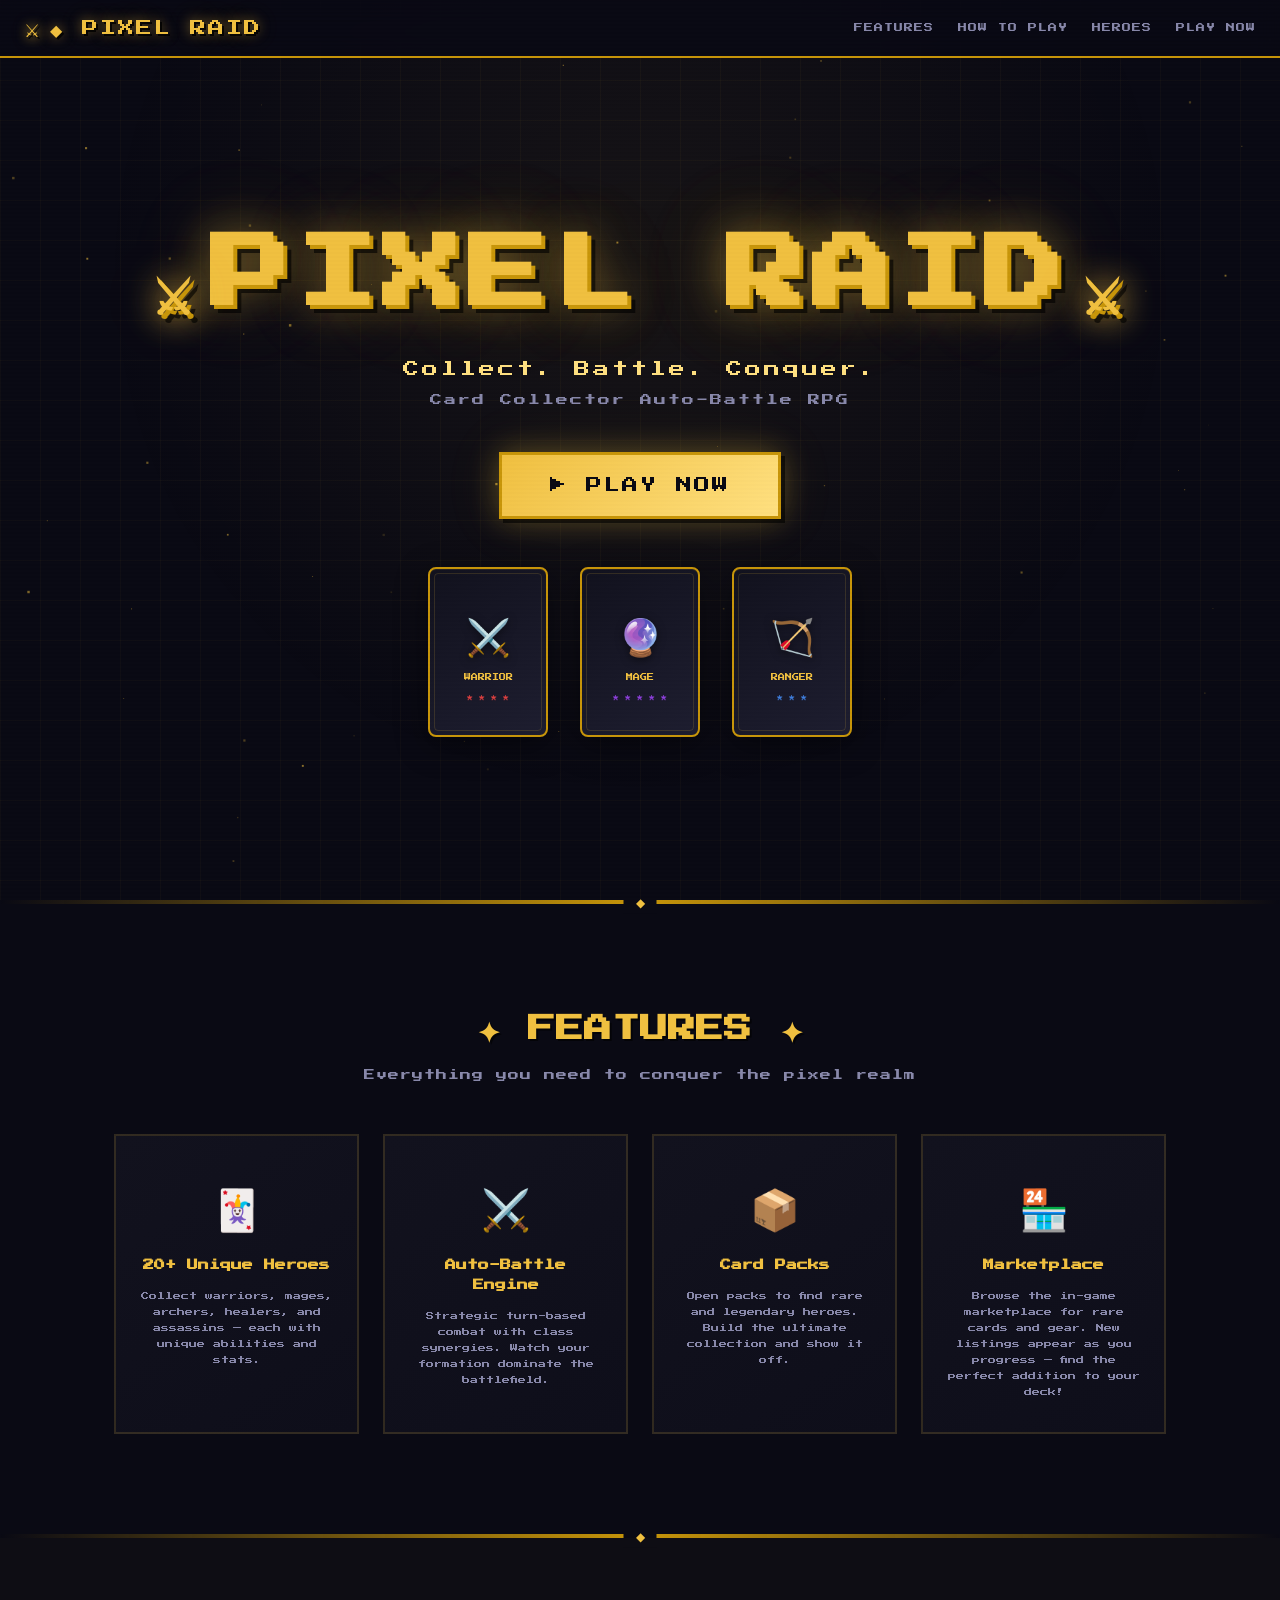
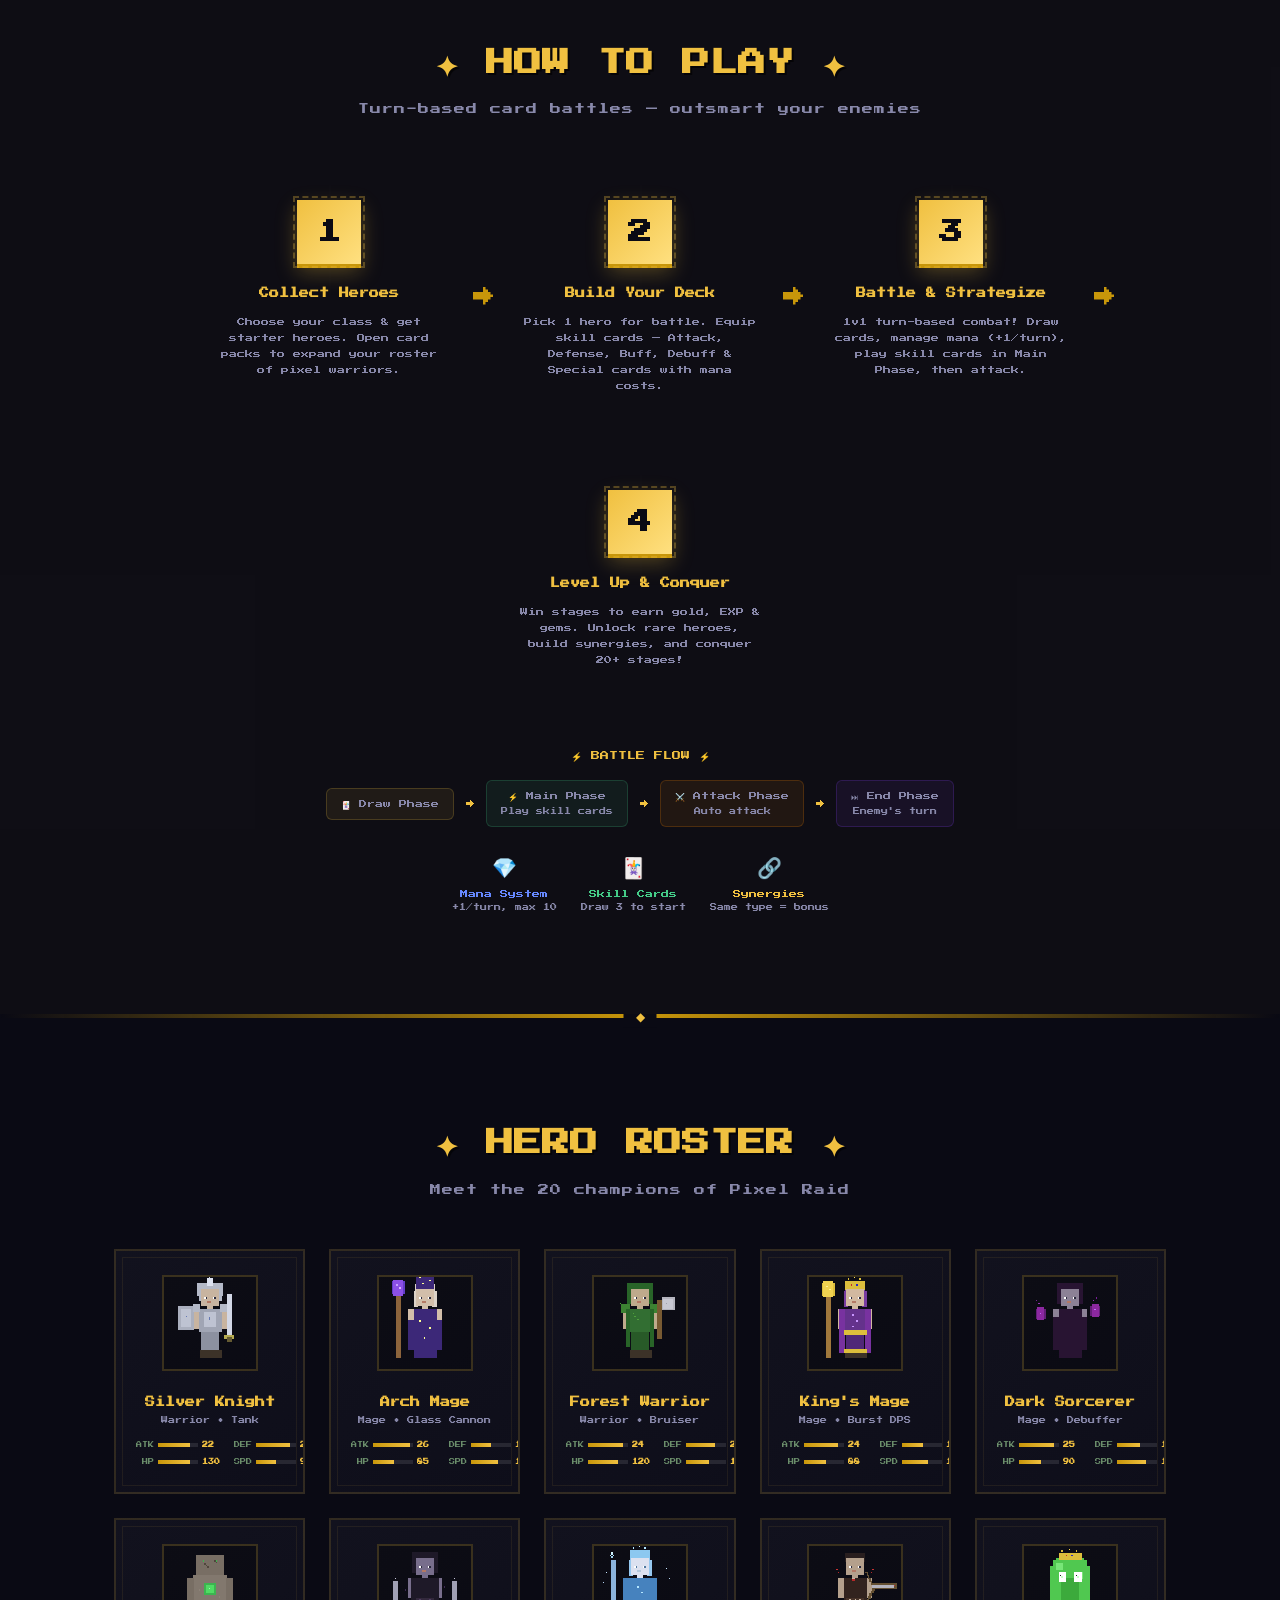
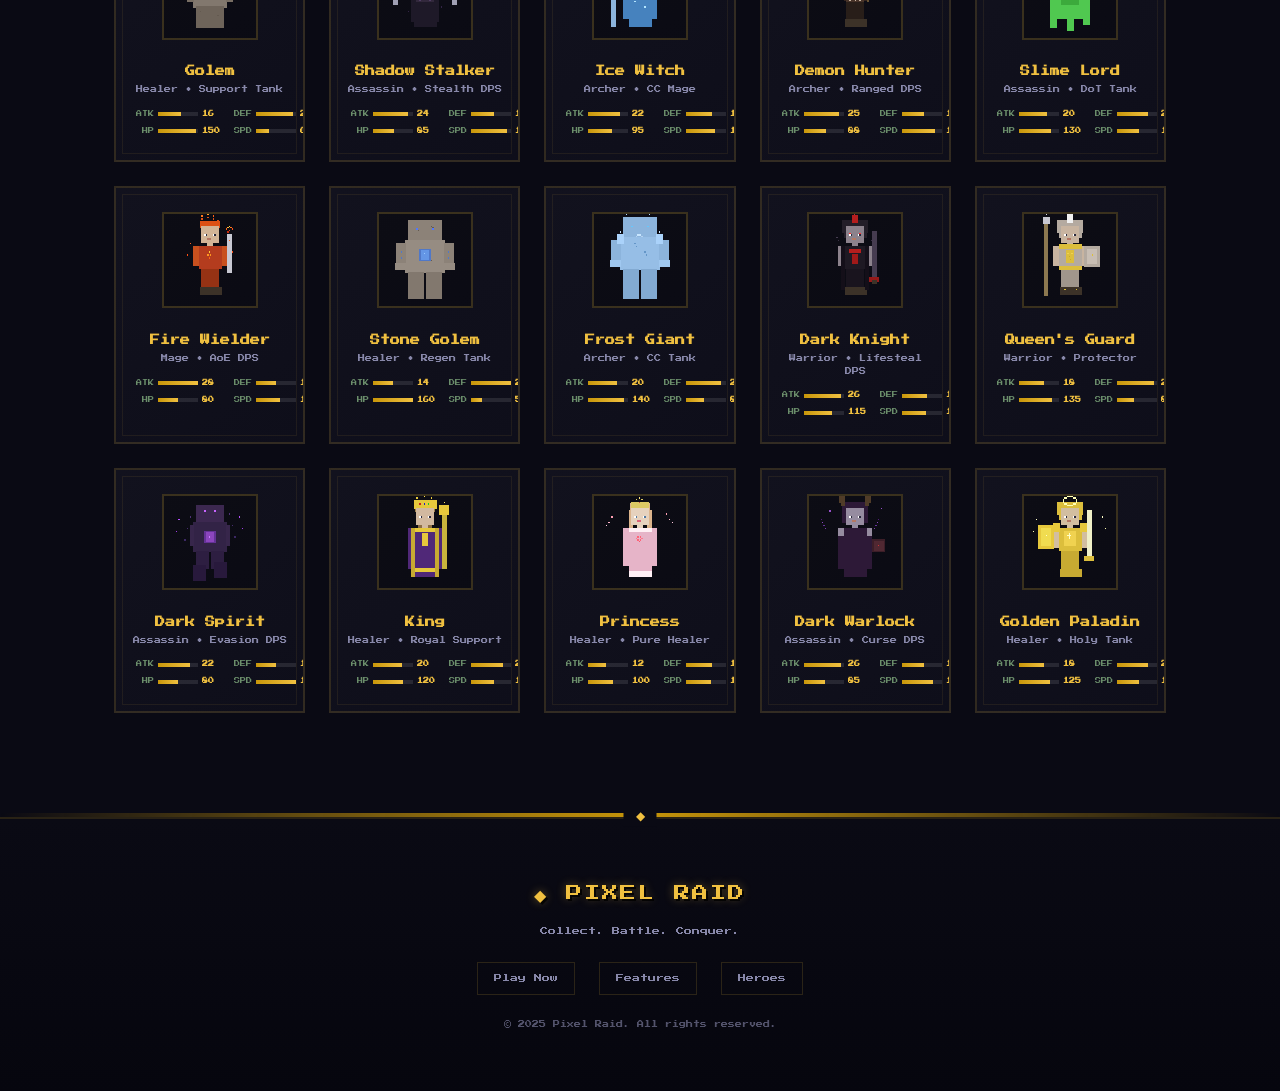
<file: index.html>
<!DOCTYPE html>
<html lang="en">
<head>
    <meta charset="UTF-8">
    <meta name="viewport" content="width=device-width, initial-scale=1.0">
    <title>Pixel Raid — Card Collector Auto-Battle RPG</title>
    <meta name="description" content="Pixel Raid is a retro pixel art card collector auto-battle RPG. Collect 20+ unique heroes, open packs, build formations, and conquer 20 stages!">
    <meta property="og:title" content="Pixel Raid — Card Collector Auto-Battle RPG">
    <meta property="og:description" content="Collect warriors, mages, archers, healers & assassins. Open packs, build formations, and battle through 20 stages in this retro pixel art RPG.">
    <meta property="og:type" content="website">
    <meta name="twitter:card" content="summary_large_image">
    <meta name="twitter:title" content="Pixel Raid — Card Collector Auto-Battle RPG">
    <meta name="twitter:description" content="Collect 20+ unique heroes. Open packs. Build formations. Conquer.">
    <link rel="preconnect" href="https://fonts.googleapis.com">
    <link rel="preconnect" href="https://fonts.gstatic.com" crossorigin>
    <link href="https://fonts.googleapis.com/css2?family=Press+Start+2P&display=swap" rel="stylesheet">
    <link rel="icon" href="data:image/svg+xml,<svg xmlns='http://www.w3.org/2000/svg' viewBox='0 0 100 100'><text y='.9em' font-size='90'>⚔️</text></svg>">
    <style>
        /* ========== RESET & BASE ========== */
        *, *::before, *::after { margin: 0; padding: 0; box-sizing: border-box; }
        :root {
            --gold: #f0c040;
            --gold-light: #ffe080;
            --gold-dark: #c8960a;
            --bg-dark: #0a0a14;
            --bg-card: #12121e;
            --bg-card-hover: #1a1a2e;
            --text: #e0e0e0;
            --text-dim: #8888aa;
            --accent-red: #e04040;
            --accent-blue: #4080e0;
            --accent-green: #40c060;
            --accent-purple: #9040e0;
            --pixel-shadow: 4px 4px 0px rgba(0,0,0,0.6);
            --glow-gold: 0 0 30px rgba(240,192,64,0.3), 0 0 60px rgba(240,192,64,0.1);
        }
        html { scroll-behavior: smooth; font-size: 16px; }
        body {
            font-family: 'Press Start 2P', monospace;
            background: var(--bg-dark);
            color: var(--text);
            overflow-x: hidden;
            line-height: 1.8;
        }
        a { color: var(--gold); text-decoration: none; transition: color 0.3s; }
        a:hover { color: var(--gold-light); }

        /* ========== PARTICLE CANVAS ========== */
        #particles {
            position: fixed; top: 0; left: 0; width: 100%; height: 100%;
            z-index: 0; pointer-events: none;
        }

        /* ========== NAVBAR ========== */
        nav {
            position: fixed; top: 0; left: 0; right: 0; z-index: 1000;
            background: rgba(10,10,20,0.85);
            backdrop-filter: blur(12px);
            border-bottom: 2px solid var(--gold-dark);
            padding: 12px 24px;
            display: flex; align-items: center; justify-content: space-between;
        }
        .nav-logo {
            font-size: 16px; color: var(--gold);
            text-shadow:
                2px 2px 0 rgba(0,0,0,0.8),
                0 0 12px rgba(240,192,64,0.5),
                0 0 30px rgba(240,192,64,0.2);
            letter-spacing: 2px;
            display: inline-flex;
            align-items: center;
            gap: 8px;
            animation: logoGlow 3s ease-in-out infinite;
        }
        .nav-logo::before {
            content: '⚔';
            font-size: 18px;
            filter: drop-shadow(0 0 6px rgba(240,192,64,0.6));
        }
        @keyframes logoGlow {
            0%, 100% { text-shadow: 2px 2px 0 rgba(0,0,0,0.8), 0 0 12px rgba(240,192,64,0.5), 0 0 30px rgba(240,192,64,0.2); }
            50% { text-shadow: 2px 2px 0 rgba(0,0,0,0.8), 0 0 24px rgba(240,192,64,0.8), 0 0 60px rgba(240,192,64,0.3); }
        }
        .nav-links { display: flex; gap: 24px; }
        .nav-links a {
            font-size: 9px; color: var(--text-dim); text-transform: uppercase;
            letter-spacing: 1px; transition: color 0.3s, text-shadow 0.3s;
        }
        .nav-links a:hover { color: var(--gold); text-shadow: 0 0 10px rgba(240,192,64,0.5); }

        /* ========== SCROLL REVEAL ========== */
        .reveal {
            opacity: 0; transform: translateY(40px);
            transition: opacity 0.8s ease, transform 0.8s ease;
        }
        .reveal.visible { opacity: 1; transform: translateY(0); }

        /* ========== HERO SECTION ========== */
        #hero {
            position: relative; min-height: 100vh;
            display: flex; flex-direction: column; align-items: center; justify-content: center;
            text-align: center; padding: 80px 20px 40px; z-index: 1;
            background: radial-gradient(ellipse at 50% 30%, rgba(240,192,64,0.06) 0%, transparent 60%);
        }
        .hero-title {
            font-size: clamp(32px, 8vw, 80px); color: var(--gold);
            text-shadow:
                4px 4px 0 var(--gold-dark),
                8px 8px 0 rgba(0,0,0,0.6),
                0 0 40px rgba(240,192,64,0.4),
                0 0 80px rgba(240,192,64,0.2),
                0 0 120px rgba(240,192,64,0.1);
            animation: titlePulse 3s ease-in-out infinite, titleEntry 1s ease-out;
            margin-bottom: 8px; letter-spacing: 6px;
            position: relative;
        }
        .hero-title::before {
            content: '⚔';
            font-size: 0.6em;
            margin-right: 0.2em;
            filter: drop-shadow(0 0 15px rgba(240,192,64,0.6));
            display: inline-block;
            animation: heroSword 2.5s ease-in-out infinite;
        }
        .hero-title::after {
            content: '⚔';
            font-size: 0.6em;
            margin-left: 0.2em;
            filter: drop-shadow(0 0 15px rgba(240,192,64,0.6));
            display: inline-block;
            animation: heroSword 2.5s ease-in-out infinite 1.25s;
        }
        @keyframes heroSword {
            0%, 100% { transform: rotate(-12deg) scale(1); }
            50% { transform: rotate(12deg) scale(1.1); }
        }
        @keyframes titlePulse {
            0%, 100% { text-shadow: 4px 4px 0 var(--gold-dark), 8px 8px 0 rgba(0,0,0,0.6), 0 0 40px rgba(240,192,64,0.4), 0 0 80px rgba(240,192,64,0.2), 0 0 120px rgba(240,192,64,0.1); }
            50% { text-shadow: 4px 4px 0 var(--gold-dark), 8px 8px 0 rgba(0,0,0,0.6), 0 0 80px rgba(240,192,64,0.7), 0 0 140px rgba(240,192,64,0.4), 0 0 200px rgba(240,192,64,0.15); }
        }
        @keyframes titleEntry {
            from { opacity: 0; transform: scale(0.5) translateY(-30px); }
            to { opacity: 1; transform: scale(1) translateY(0); }
        }
        .hero-subtitle {
            font-size: clamp(10px, 2vw, 16px); color: var(--gold-light);
            margin-bottom: 6px; letter-spacing: 3px;
            animation: fadeSlideUp 1s ease-out 0.3s both;
        }
        .hero-tagline {
            font-size: clamp(8px, 1.5vw, 12px); color: var(--text-dim);
            margin-bottom: 40px; letter-spacing: 2px;
            animation: fadeSlideUp 1s ease-out 0.5s both;
        }
        @keyframes fadeSlideUp {
            from { opacity: 0; transform: translateY(20px); }
            to { opacity: 1; transform: translateY(0); }
        }
        .cta-btn {
            display: inline-block; padding: 16px 48px;
            font-family: 'Press Start 2P', monospace; font-size: clamp(10px, 2vw, 16px);
            color: var(--bg-dark); background: linear-gradient(135deg, var(--gold), var(--gold-light));
            border: 3px solid var(--gold-dark); cursor: pointer;
            text-transform: uppercase; letter-spacing: 2px;
            box-shadow: var(--pixel-shadow), var(--glow-gold);
            transition: transform 0.2s, box-shadow 0.2s;
            animation: fadeSlideUp 1s ease-out 0.7s both;
            position: relative; z-index: 2;
        }
        .cta-btn:hover {
            transform: translateY(-3px); color: var(--bg-dark);
            box-shadow: 4px 7px 0 rgba(0,0,0,0.6), 0 0 50px rgba(240,192,64,0.5);
        }
        .cta-btn:active { transform: translateY(2px); box-shadow: 2px 2px 0 rgba(0,0,0,0.6); }

        /* Animated floating cards in hero */
        .hero-cards {
            display: flex; gap: 32px; margin-top: 48px;
            perspective: 800px;
            animation: fadeSlideUp 1s ease-out 1s both;
        }
        .hero-card {
            width: 120px; height: 170px;
            background: linear-gradient(145deg, var(--bg-card), #1e1e30);
            border: 2px solid var(--gold-dark);
            border-radius: 8px; position: relative;
            display: flex; flex-direction: column; align-items: center; justify-content: center;
            gap: 8px; font-size: 8px;
            box-shadow: 0 8px 32px rgba(0,0,0,0.4), inset 0 1px 0 rgba(240,192,64,0.1);
        }
        .hero-card::before {
            content: ''; position: absolute; inset: 4px;
            border: 1px solid rgba(240,192,64,0.15); border-radius: 4px;
        }
        .hero-card-icon { font-size: 36px; filter: drop-shadow(0 2px 4px rgba(0,0,0,0.5)); }
        .hero-card-name { color: var(--gold); font-size: 7px; }
        .hero-card:nth-child(1) { animation: cardFloat1 4s ease-in-out infinite; }
        .hero-card:nth-child(2) { animation: cardFloat2 4.5s ease-in-out infinite 0.3s; }
        .hero-card:nth-child(3) { animation: cardFloat3 5s ease-in-out infinite 0.6s; }
        @keyframes cardFloat1 { 0%,100%{ transform: translateY(0) rotate(-5deg); } 50%{ transform: translateY(-15px) rotate(-3deg); } }
        @keyframes cardFloat2 { 0%,100%{ transform: translateY(-10px) rotate(0deg); } 50%{ transform: translateY(-25px) rotate(2deg); } }
        @keyframes cardFloat3 { 0%,100%{ transform: translateY(0) rotate(5deg); } 50%{ transform: translateY(-15px) rotate(3deg); } }

        /* Decorative pixel grid lines */
        .pixel-grid {
            position: absolute; top: 0; left: 0; width: 100%; height: 100%;
            background-image:
                linear-gradient(rgba(240,192,64,0.03) 1px, transparent 1px),
                linear-gradient(90deg, rgba(240,192,64,0.03) 1px, transparent 1px);
            background-size: 40px 40px; pointer-events: none; z-index: 0;
        }

        /* ========== SECTION STYLING ========== */
        section { position: relative; z-index: 1; }
        .section-title {
            font-size: clamp(14px, 3vw, 28px); color: var(--gold);
            text-align: center; margin-bottom: 12px;
            text-shadow: 2px 2px 0 rgba(0,0,0,0.6);
        }
        .section-subtitle {
            font-size: clamp(8px, 1.4vw, 11px); color: var(--text-dim);
            text-align: center; margin-bottom: 48px; letter-spacing: 1px;
        }
        .container { max-width: 1100px; margin: 0 auto; padding: 0 24px; }

        /* Decorative divider */
        .divider {
            width: 100%; height: 4px; position: relative;
            background: linear-gradient(90deg, transparent, var(--gold-dark), transparent);
            margin: 0;
        }
        .divider::before {
            content: '◆'; position: absolute; top: 50%; left: 50%;
            transform: translate(-50%, -50%);
            color: var(--gold); font-size: 12px; background: var(--bg-dark);
            padding: 0 12px;
        }

        /* ========== FEATURES SECTION ========== */
        #features { padding: 100px 20px; }
        .features-grid {
            display: grid; grid-template-columns: repeat(auto-fit, minmax(240px, 1fr));
            gap: 24px; max-width: 1100px; margin: 0 auto;
        }
        .feature-card {
            background: linear-gradient(145deg, var(--bg-card), #0e0e1a);
            border: 2px solid rgba(240,192,64,0.15);
            padding: 32px 24px; text-align: center;
            transition: transform 0.3s, border-color 0.3s, box-shadow 0.3s;
            position: relative; overflow: hidden;
        }
        .feature-card::after {
            content: ''; position: absolute; top: 0; left: -100%; width: 100%; height: 100%;
            background: linear-gradient(90deg, transparent, rgba(240,192,64,0.05), transparent);
            transition: left 0.6s;
        }
        .feature-card:hover::after { left: 100%; }
        .feature-card:hover {
            transform: translateY(-6px);
            border-color: var(--gold);
            box-shadow: 0 12px 40px rgba(240,192,64,0.15), inset 0 1px 0 rgba(240,192,64,0.1);
        }
        .feature-icon { font-size: 40px; margin-bottom: 16px; display: block; }
        .feature-title { font-size: 11px; color: var(--gold); margin-bottom: 12px; }
        .feature-desc { font-size: 8px; color: var(--text-dim); line-height: 2; }

        /* ========== HOW TO PLAY ========== */
        #howtoplay { padding: 100px 20px; background: rgba(240,192,64,0.02); }
        .steps { display: flex; gap: 32px; max-width: 900px; margin: 0 auto; flex-wrap: wrap; justify-content: center; }
        .step {
            flex: 1; min-width: 220px; max-width: 280px;
            text-align: center; padding: 32px 20px;
            position: relative;
        }
        .step-number {
            width: 64px; height: 64px; margin: 0 auto 20px;
            display: flex; align-items: center; justify-content: center;
            font-size: 24px; color: var(--bg-dark); font-weight: bold;
            background: linear-gradient(135deg, var(--gold), var(--gold-light));
            box-shadow: 0 4px 0 var(--gold-dark), 0 8px 20px rgba(240,192,64,0.3);
            position: relative;
        }
        .step-number::after {
            content: ''; position: absolute; inset: -4px;
            border: 2px dashed rgba(240,192,64,0.3);
            animation: spinDash 12s linear infinite;
        }
        @keyframes spinDash { to { transform: rotate(360deg); } }
        .step-title { font-size: 10px; color: var(--gold); margin-bottom: 12px; }
        .step-desc { font-size: 8px; color: var(--text-dim); line-height: 2; }
        /* Connector arrows between steps (desktop only) */
        .step:not(:last-child)::after {
            content: '→'; position: absolute; right: -24px; top: 50%;
            transform: translateY(-50%); color: var(--gold-dark); font-size: 20px;
        }

        /* ========== HEROES SHOWCASE ========== */
        #heroes { padding: 100px 20px; }
        .heroes-grid {
            display: grid; grid-template-columns: repeat(auto-fit, minmax(180px, 1fr));
            gap: 24px; max-width: 1100px; margin: 0 auto;
        }
        .hero-showcase-card {
            background: linear-gradient(145deg, var(--bg-card), #0e0e1a);
            border: 2px solid rgba(240,192,64,0.15);
            padding: 24px 16px; text-align: center;
            transition: transform 0.4s, border-color 0.4s, box-shadow 0.4s;
            cursor: pointer; position: relative; overflow: hidden;
        }
        .hero-showcase-card::before {
            content: ''; position: absolute; inset: 6px;
            border: 1px solid rgba(240,192,64,0.08); pointer-events: none;
        }
        .hero-showcase-card:hover {
            transform: translateY(-10px) scale(1.03);
            border-color: var(--gold);
            box-shadow: 0 16px 48px rgba(240,192,64,0.2), 0 0 30px rgba(240,192,64,0.1);
        }
        .hero-sprite {
            width: 96px; height: 96px; margin: 0 auto 16px;
            image-rendering: pixelated; image-rendering: crisp-edges;
            border: 2px solid rgba(240,192,64,0.2);
            background: rgba(0,0,0,0.3);
            transition: transform 0.3s;
        }
        .hero-showcase-card:hover .hero-sprite { transform: scale(1.1); }
        .hero-class-name { font-size: 10px; color: var(--gold); margin-bottom: 4px; }
        .hero-class-type { font-size: 7px; color: var(--text-dim); margin-bottom: 12px; }
        .hero-stats {
            display: grid; grid-template-columns: 1fr 1fr; gap: 6px;
            font-size: 7px; color: var(--text-dim);
            opacity: 1; max-height: 200px;
            transition: opacity 0.4s, max-height 0.4s;
        }
        .hero-stat { display: flex; align-items: center; gap: 4px; justify-content: center; font-size: 6px; }
        .hero-stat span { width: 22px; text-align: right; color: #6B8E6B; }
        .hero-stat b { width: 22px; text-align: left; color: var(--gold); font-weight: 700; }
        .hero-stat-bar {
            width: 40px; height: 4px; background: rgba(255,255,255,0.1);
            position: relative; overflow: hidden;
        }
        .hero-stat-fill {
            height: 100%; position: absolute; left: 0; top: 0;
            background: linear-gradient(90deg, var(--gold-dark), var(--gold));
        }

        /* ========== FOOTER ========== */
        footer {
            padding: 60px 20px; text-align: center;
            border-top: 2px solid rgba(240,192,64,0.15);
            background: linear-gradient(180deg, var(--bg-dark), #06060e);
        }
        .footer-logo {
            font-size: 16px; color: var(--gold); margin-bottom: 16px;
            text-shadow: 2px 2px 0 rgba(0,0,0,0.8), 0 0 10px rgba(240,192,64,0.4);
            letter-spacing: 2px;
        }
        .footer-tagline { font-size: 8px; color: var(--text-dim); margin-bottom: 24px; }
        .footer-links { display: flex; gap: 24px; justify-content: center; margin-bottom: 24px; flex-wrap: wrap; }
        .footer-links a {
            font-size: 8px; color: var(--text-dim); padding: 8px 16px;
            border: 1px solid rgba(240,192,64,0.15); transition: all 0.3s;
        }
        .footer-links a:hover { border-color: var(--gold); color: var(--gold); background: rgba(240,192,64,0.05); }
        .footer-copy { font-size: 7px; color: var(--text-dim); opacity: 0.6; }

        /* ========== CSS PIXEL ART DECORATIONS ========== */
        .pixel-sword {
            display: inline-block; width: 16px; height: 32px; position: relative;
        }
        .pixel-sword::before {
            content: ''; position: absolute; top: 0; left: 6px;
            width: 4px; height: 20px; background: var(--gold);
            box-shadow: 0 20px 0 var(--gold-dark);
        }
        .pixel-sword::after {
            content: ''; position: absolute; top: 18px; left: 2px;
            width: 12px; height: 4px; background: var(--gold-dark);
        }

        /* Sparkle effect */
        .sparkle {
            position: absolute; width: 4px; height: 4px;
            background: var(--gold); pointer-events: none;
            animation: sparkle 2s ease-in-out infinite;
        }
        @keyframes sparkle {
            0%, 100% { opacity: 0; transform: scale(0); }
            50% { opacity: 1; transform: scale(1); }
        }

        /* ========== RESPONSIVE ========== */
        @media (max-width: 768px) {
            .nav-links { gap: 12px; }
            .nav-links a { font-size: 7px; }
            .hero-cards { flex-direction: column; align-items: center; gap: 16px; }
            .hero-card { width: 100px; height: 140px; }
            .steps { flex-direction: column; align-items: center; }
            .step:not(:last-child)::after { content: '↓'; right: auto; bottom: -24px; top: auto; left: 50%; transform: translateX(-50%); }
            .heroes-grid { grid-template-columns: repeat(auto-fit, minmax(150px, 1fr)); gap: 16px; }
            .hero-stats { opacity: 1; max-height: 200px; }
        }
        @media (max-width: 480px) {
            .nav-links { display: none; }
            .features-grid { grid-template-columns: 1fr; }
        }

        /* Scanline overlay */
        /* Custom Scrollbars */
        ::-webkit-scrollbar { width: 8px; }
        ::-webkit-scrollbar-track { background: rgba(10,10,20,0.3); }
        ::-webkit-scrollbar-thumb { background: rgba(240,192,64,0.3); border-radius: 4px; }
        ::-webkit-scrollbar-thumb:hover { background: rgba(240,192,64,0.5); }
        * { scrollbar-width: thin; scrollbar-color: rgba(240,192,64,0.3) rgba(10,10,20,0.3); }

        /* Scanline overlay */
        .scanlines {
            position: fixed; top: 0; left: 0; width: 100%; height: 100%;
            pointer-events: none; z-index: 9999; opacity: 0.03;
            background: repeating-linear-gradient(
                0deg, transparent, transparent 2px, rgba(0,0,0,0.3) 2px, rgba(0,0,0,0.3) 4px
            );
        }
    </style>
</head>
<body>

<canvas id="particles"></canvas>
<div class="scanlines"></div>

<!-- NAVBAR -->
<nav>
    <div class="nav-logo">◆ PIXEL RAID</div>
    <div class="nav-links">
        <a href="#features">Features</a>
        <a href="#howtoplay">How to Play</a>
        <a href="#heroes">Heroes</a>
        <a href="game.html">Play Now</a>
    </div>
</nav>

<!-- HERO SECTION -->
<section id="hero">
    <div class="pixel-grid"></div>
    <h1 class="hero-title">PIXEL RAID</h1>
    <p class="hero-subtitle">Collect. Battle. Conquer.</p>
    <p class="hero-tagline">Card Collector Auto-Battle RPG</p>
    <a href="game.html" class="cta-btn">▶ PLAY NOW</a>

    <div class="hero-cards">
        <div class="hero-card">
            <span class="hero-card-icon">⚔️</span>
            <span class="hero-card-name">WARRIOR</span>
            <span style="font-size:6px;color:var(--accent-red)">★ ★ ★ ★</span>
        </div>
        <div class="hero-card">
            <span class="hero-card-icon">🔮</span>
            <span class="hero-card-name">MAGE</span>
            <span style="font-size:6px;color:var(--accent-purple)">★ ★ ★ ★ ★</span>
        </div>
        <div class="hero-card">
            <span class="hero-card-icon">🏹</span>
            <span class="hero-card-name">RANGER</span>
            <span style="font-size:6px;color:var(--accent-blue)">★ ★ ★</span>
        </div>
    </div>
</section>

<div class="divider"></div>

<!-- FEATURES SECTION -->
<section id="features">
    <div class="container reveal">
        <h2 class="section-title">✦ FEATURES ✦</h2>
        <p class="section-subtitle">Everything you need to conquer the pixel realm</p>
        <div class="features-grid">
            <div class="feature-card reveal">
                <span class="feature-icon">🃏</span>
                <h3 class="feature-title">20+ Unique Heroes</h3>
                <p class="feature-desc">Collect warriors, mages, archers, healers, and assassins — each with unique abilities and stats.</p>
            </div>
            <div class="feature-card reveal">
                <span class="feature-icon">⚔️</span>
                <h3 class="feature-title">Auto-Battle Engine</h3>
                <p class="feature-desc">Strategic turn-based combat with class synergies. Watch your formation dominate the battlefield.</p>
            </div>
            <div class="feature-card reveal">
                <span class="feature-icon">📦</span>
                <h3 class="feature-title">Card Packs</h3>
                <p class="feature-desc">Open packs to find rare and legendary heroes. Build the ultimate collection and show it off.</p>
            </div>
            <div class="feature-card reveal">
                <span class="feature-icon">🏪</span>
                <h3 class="feature-title">Marketplace</h3>
                <p class="feature-desc">Browse the in-game marketplace for rare cards and gear. New listings appear as you progress — find the perfect addition to your deck!</p>
            </div>
        </div>
    </div>
</section>

<div class="divider"></div>

<!-- HOW TO PLAY -->
<section id="howtoplay">
    <div class="container reveal">
        <h2 class="section-title">✦ HOW TO PLAY ✦</h2>
        <p class="section-subtitle">Turn-based card battles — outsmart your enemies</p>
        <div class="steps">
            <div class="step reveal">
                <div class="step-number">1</div>
                <h3 class="step-title">Collect Heroes</h3>
                <p class="step-desc">Choose your class & get starter heroes. Open card packs to expand your roster of pixel warriors.</p>
            </div>
            <div class="step reveal">
                <div class="step-number">2</div>
                <h3 class="step-title">Build Your Deck</h3>
                <p class="step-desc">Pick 1 hero for battle. Equip skill cards — Attack, Defense, Buff, Debuff & Special cards with mana costs.</p>
            </div>
            <div class="step reveal">
                <div class="step-number">3</div>
                <h3 class="step-title">Battle & Strategize</h3>
                <p class="step-desc">1v1 turn-based combat! Draw cards, manage mana (+1/turn), play skill cards in Main Phase, then attack.</p>
            </div>
            <div class="step reveal">
                <div class="step-number">4</div>
                <h3 class="step-title">Level Up & Conquer</h3>
                <p class="step-desc">Win stages to earn gold, EXP & gems. Unlock rare heroes, build synergies, and conquer 20+ stages!</p>
            </div>
        </div>
        <!-- Battle Flow Diagram -->
        <div class="battle-flow" style="margin-top: 48px; text-align: center;">
            <p style="font-family: 'Press Start 2P'; font-size: 9px; color: var(--gold); margin-bottom: 16px;">⚡ BATTLE FLOW ⚡</p>
            <div style="display: flex; justify-content: center; align-items: center; gap: 12px; flex-wrap: wrap; font-size: 8px; color: var(--text-dim);">
                <span style="padding: 8px 14px; background: rgba(240,192,64,0.08); border: 1px solid rgba(240,192,64,0.2); border-radius: 6px;">🃏 Draw Phase</span>
                <span style="color: var(--gold);">→</span>
                <span style="padding: 8px 14px; background: rgba(68,204,136,0.08); border: 1px solid rgba(68,204,136,0.2); border-radius: 6px;">⚡ Main Phase<br><span style="font-size: 7px;">Play skill cards</span></span>
                <span style="color: var(--gold);">→</span>
                <span style="padding: 8px 14px; background: rgba(255,136,0,0.08); border: 1px solid rgba(255,136,0,0.2); border-radius: 6px;">⚔️ Attack Phase<br><span style="font-size: 7px;">Auto attack</span></span>
                <span style="color: var(--gold);">→</span>
                <span style="padding: 8px 14px; background: rgba(136,68,255,0.08); border: 1px solid rgba(136,68,255,0.2); border-radius: 6px;">⏭ End Phase<br><span style="font-size: 7px;">Enemy's turn</span></span>
            </div>
            <div style="margin-top: 20px; display: flex; justify-content: center; gap: 24px; flex-wrap: wrap;">
                <div style="text-align: center;">
                    <div style="font-size: 20px; margin-bottom: 4px;">💎</div>
                    <div style="font-size: 8px; color: #6688ff;">Mana System</div>
                    <div style="font-size: 7px; color: var(--text-dim);">+1/turn, max 10</div>
                </div>
                <div style="text-align: center;">
                    <div style="font-size: 20px; margin-bottom: 4px;">🃏</div>
                    <div style="font-size: 8px; color: #44cc88;">Skill Cards</div>
                    <div style="font-size: 7px; color: var(--text-dim);">Draw 3 to start</div>
                </div>
                <div style="text-align: center;">
                    <div style="font-size: 20px; margin-bottom: 4px;">🔗</div>
                    <div style="font-size: 8px; color: var(--gold);">Synergies</div>
                    <div style="font-size: 7px; color: var(--text-dim);">Same type = bonus</div>
                </div>
            </div>
        </div>
    </div>
</section>

<div class="divider"></div>

<!-- HEROES SHOWCASE -->
<section id="heroes">
    <div class="container reveal">
                <h2 class="section-title">✦ HERO ROSTER ✦</h2>
        <p class="section-subtitle">Meet the 20 champions of Pixel Raid</p>
        <div class="heroes-grid">

            <div class="hero-showcase-card reveal">
                <img src="assets/heroes/silver_knight.png" alt="Silver Knight" class="hero-sprite" loading="lazy">
                <h3 class="hero-class-name">Silver Knight</h3>
                <p class="hero-class-type">Warrior &bull; Tank</p>
                <div class="hero-stats">
                    <div class="hero-stat"><span>ATK</span> <div class="hero-stat-bar"><div class="hero-stat-fill" style="width:79%"></div></div> <b>22</b></div>
                    <div class="hero-stat"><span>DEF</span> <div class="hero-stat-bar"><div class="hero-stat-fill" style="width:86%"></div></div> <b>24</b></div>
                    <div class="hero-stat"><span>HP</span> <div class="hero-stat-bar"><div class="hero-stat-fill" style="width:81%"></div></div> <b>130</b></div>
                    <div class="hero-stat"><span>SPD</span> <div class="hero-stat-bar"><div class="hero-stat-fill" style="width:50%"></div></div> <b>9</b></div>
                </div>
            </div>
            <div class="hero-showcase-card reveal">
                <img src="assets/heroes/arch_mage.png" alt="Arch Mage" class="hero-sprite" loading="lazy">
                <h3 class="hero-class-name">Arch Mage</h3>
                <p class="hero-class-type">Mage &bull; Glass Cannon</p>
                <div class="hero-stats">
                    <div class="hero-stat"><span>ATK</span> <div class="hero-stat-bar"><div class="hero-stat-fill" style="width:93%"></div></div> <b>26</b></div>
                    <div class="hero-stat"><span>DEF</span> <div class="hero-stat-bar"><div class="hero-stat-fill" style="width:50%"></div></div> <b>14</b></div>
                    <div class="hero-stat"><span>HP</span> <div class="hero-stat-bar"><div class="hero-stat-fill" style="width:53%"></div></div> <b>85</b></div>
                    <div class="hero-stat"><span>SPD</span> <div class="hero-stat-bar"><div class="hero-stat-fill" style="width:67%"></div></div> <b>12</b></div>
                </div>
            </div>
            <div class="hero-showcase-card reveal">
                <img src="assets/heroes/forest_warrior.png" alt="Forest Warrior" class="hero-sprite" loading="lazy">
                <h3 class="hero-class-name">Forest Warrior</h3>
                <p class="hero-class-type">Warrior &bull; Bruiser</p>
                <div class="hero-stats">
                    <div class="hero-stat"><span>ATK</span> <div class="hero-stat-bar"><div class="hero-stat-fill" style="width:86%"></div></div> <b>24</b></div>
                    <div class="hero-stat"><span>DEF</span> <div class="hero-stat-bar"><div class="hero-stat-fill" style="width:71%"></div></div> <b>20</b></div>
                    <div class="hero-stat"><span>HP</span> <div class="hero-stat-bar"><div class="hero-stat-fill" style="width:75%"></div></div> <b>120</b></div>
                    <div class="hero-stat"><span>SPD</span> <div class="hero-stat-bar"><div class="hero-stat-fill" style="width:56%"></div></div> <b>10</b></div>
                </div>
            </div>
            <div class="hero-showcase-card reveal">
                <img src="assets/heroes/kings_mage.png" alt="King's Mage" class="hero-sprite" loading="lazy">
                <h3 class="hero-class-name">King's Mage</h3>
                <p class="hero-class-type">Mage &bull; Burst DPS</p>
                <div class="hero-stats">
                    <div class="hero-stat"><span>ATK</span> <div class="hero-stat-bar"><div class="hero-stat-fill" style="width:86%"></div></div> <b>24</b></div>
                    <div class="hero-stat"><span>DEF</span> <div class="hero-stat-bar"><div class="hero-stat-fill" style="width:54%"></div></div> <b>15</b></div>
                    <div class="hero-stat"><span>HP</span> <div class="hero-stat-bar"><div class="hero-stat-fill" style="width:55%"></div></div> <b>88</b></div>
                    <div class="hero-stat"><span>SPD</span> <div class="hero-stat-bar"><div class="hero-stat-fill" style="width:67%"></div></div> <b>12</b></div>
                </div>
            </div>
            <div class="hero-showcase-card reveal">
                <img src="assets/heroes/dark_sorcerer.png" alt="Dark Sorcerer" class="hero-sprite" loading="lazy">
                <h3 class="hero-class-name">Dark Sorcerer</h3>
                <p class="hero-class-type">Mage &bull; Debuffer</p>
                <div class="hero-stats">
                    <div class="hero-stat"><span>ATK</span> <div class="hero-stat-bar"><div class="hero-stat-fill" style="width:89%"></div></div> <b>25</b></div>
                    <div class="hero-stat"><span>DEF</span> <div class="hero-stat-bar"><div class="hero-stat-fill" style="width:57%"></div></div> <b>16</b></div>
                    <div class="hero-stat"><span>HP</span> <div class="hero-stat-bar"><div class="hero-stat-fill" style="width:56%"></div></div> <b>90</b></div>
                    <div class="hero-stat"><span>SPD</span> <div class="hero-stat-bar"><div class="hero-stat-fill" style="width:72%"></div></div> <b>13</b></div>
                </div>
            </div>
            <div class="hero-showcase-card reveal">
                <img src="assets/heroes/golem.png" alt="Golem" class="hero-sprite" loading="lazy">
                <h3 class="hero-class-name">Golem</h3>
                <p class="hero-class-type">Healer &bull; Support Tank</p>
                <div class="hero-stats">
                    <div class="hero-stat"><span>ATK</span> <div class="hero-stat-bar"><div class="hero-stat-fill" style="width:57%"></div></div> <b>16</b></div>
                    <div class="hero-stat"><span>DEF</span> <div class="hero-stat-bar"><div class="hero-stat-fill" style="width:93%"></div></div> <b>26</b></div>
                    <div class="hero-stat"><span>HP</span> <div class="hero-stat-bar"><div class="hero-stat-fill" style="width:94%"></div></div> <b>150</b></div>
                    <div class="hero-stat"><span>SPD</span> <div class="hero-stat-bar"><div class="hero-stat-fill" style="width:33%"></div></div> <b>6</b></div>
                </div>
            </div>
            <div class="hero-showcase-card reveal">
                <img src="assets/heroes/shadow_stalker.png" alt="Shadow Stalker" class="hero-sprite" loading="lazy">
                <h3 class="hero-class-name">Shadow Stalker</h3>
                <p class="hero-class-type">Assassin &bull; Stealth DPS</p>
                <div class="hero-stats">
                    <div class="hero-stat"><span>ATK</span> <div class="hero-stat-bar"><div class="hero-stat-fill" style="width:86%"></div></div> <b>24</b></div>
                    <div class="hero-stat"><span>DEF</span> <div class="hero-stat-bar"><div class="hero-stat-fill" style="width:57%"></div></div> <b>16</b></div>
                    <div class="hero-stat"><span>HP</span> <div class="hero-stat-bar"><div class="hero-stat-fill" style="width:53%"></div></div> <b>85</b></div>
                    <div class="hero-stat"><span>SPD</span> <div class="hero-stat-bar"><div class="hero-stat-fill" style="width:89%"></div></div> <b>16</b></div>
                </div>
            </div>
            <div class="hero-showcase-card reveal">
                <img src="assets/heroes/ice_witch.png" alt="Ice Witch" class="hero-sprite" loading="lazy">
                <h3 class="hero-class-name">Ice Witch</h3>
                <p class="hero-class-type">Archer &bull; CC Mage</p>
                <div class="hero-stats">
                    <div class="hero-stat"><span>ATK</span> <div class="hero-stat-bar"><div class="hero-stat-fill" style="width:79%"></div></div> <b>22</b></div>
                    <div class="hero-stat"><span>DEF</span> <div class="hero-stat-bar"><div class="hero-stat-fill" style="width:64%"></div></div> <b>18</b></div>
                    <div class="hero-stat"><span>HP</span> <div class="hero-stat-bar"><div class="hero-stat-fill" style="width:59%"></div></div> <b>95</b></div>
                    <div class="hero-stat"><span>SPD</span> <div class="hero-stat-bar"><div class="hero-stat-fill" style="width:72%"></div></div> <b>13</b></div>
                </div>
            </div>
            <div class="hero-showcase-card reveal">
                <img src="assets/heroes/demon_hunter.png" alt="Demon Hunter" class="hero-sprite" loading="lazy">
                <h3 class="hero-class-name">Demon Hunter</h3>
                <p class="hero-class-type">Archer &bull; Ranged DPS</p>
                <div class="hero-stats">
                    <div class="hero-stat"><span>ATK</span> <div class="hero-stat-bar"><div class="hero-stat-fill" style="width:89%"></div></div> <b>25</b></div>
                    <div class="hero-stat"><span>DEF</span> <div class="hero-stat-bar"><div class="hero-stat-fill" style="width:57%"></div></div> <b>16</b></div>
                    <div class="hero-stat"><span>HP</span> <div class="hero-stat-bar"><div class="hero-stat-fill" style="width:55%"></div></div> <b>88</b></div>
                    <div class="hero-stat"><span>SPD</span> <div class="hero-stat-bar"><div class="hero-stat-fill" style="width:83%"></div></div> <b>15</b></div>
                </div>
            </div>
            <div class="hero-showcase-card reveal">
                <img src="assets/heroes/slime_lord.png" alt="Slime Lord" class="hero-sprite" loading="lazy">
                <h3 class="hero-class-name">Slime Lord</h3>
                <p class="hero-class-type">Assassin &bull; DoT Tank</p>
                <div class="hero-stats">
                    <div class="hero-stat"><span>ATK</span> <div class="hero-stat-bar"><div class="hero-stat-fill" style="width:71%"></div></div> <b>20</b></div>
                    <div class="hero-stat"><span>DEF</span> <div class="hero-stat-bar"><div class="hero-stat-fill" style="width:79%"></div></div> <b>22</b></div>
                    <div class="hero-stat"><span>HP</span> <div class="hero-stat-bar"><div class="hero-stat-fill" style="width:81%"></div></div> <b>130</b></div>
                    <div class="hero-stat"><span>SPD</span> <div class="hero-stat-bar"><div class="hero-stat-fill" style="width:56%"></div></div> <b>10</b></div>
                </div>
            </div>
            <div class="hero-showcase-card reveal">
                <img src="assets/heroes/fire_wielder.png" alt="Fire Wielder" class="hero-sprite" loading="lazy">
                <h3 class="hero-class-name">Fire Wielder</h3>
                <p class="hero-class-type">Mage &bull; AoE DPS</p>
                <div class="hero-stats">
                    <div class="hero-stat"><span>ATK</span> <div class="hero-stat-bar"><div class="hero-stat-fill" style="width:100%"></div></div> <b>28</b></div>
                    <div class="hero-stat"><span>DEF</span> <div class="hero-stat-bar"><div class="hero-stat-fill" style="width:50%"></div></div> <b>14</b></div>
                    <div class="hero-stat"><span>HP</span> <div class="hero-stat-bar"><div class="hero-stat-fill" style="width:50%"></div></div> <b>80</b></div>
                    <div class="hero-stat"><span>SPD</span> <div class="hero-stat-bar"><div class="hero-stat-fill" style="width:61%"></div></div> <b>11</b></div>
                </div>
            </div>
            <div class="hero-showcase-card reveal">
                <img src="assets/heroes/stone_golem.png" alt="Stone Golem" class="hero-sprite" loading="lazy">
                <h3 class="hero-class-name">Stone Golem</h3>
                <p class="hero-class-type">Healer &bull; Regen Tank</p>
                <div class="hero-stats">
                    <div class="hero-stat"><span>ATK</span> <div class="hero-stat-bar"><div class="hero-stat-fill" style="width:50%"></div></div> <b>14</b></div>
                    <div class="hero-stat"><span>DEF</span> <div class="hero-stat-bar"><div class="hero-stat-fill" style="width:100%"></div></div> <b>28</b></div>
                    <div class="hero-stat"><span>HP</span> <div class="hero-stat-bar"><div class="hero-stat-fill" style="width:100%"></div></div> <b>160</b></div>
                    <div class="hero-stat"><span>SPD</span> <div class="hero-stat-bar"><div class="hero-stat-fill" style="width:28%"></div></div> <b>5</b></div>
                </div>
            </div>
            <div class="hero-showcase-card reveal">
                <img src="assets/heroes/frost_giant.png" alt="Frost Giant" class="hero-sprite" loading="lazy">
                <h3 class="hero-class-name">Frost Giant</h3>
                <p class="hero-class-type">Archer &bull; CC Tank</p>
                <div class="hero-stats">
                    <div class="hero-stat"><span>ATK</span> <div class="hero-stat-bar"><div class="hero-stat-fill" style="width:71%"></div></div> <b>20</b></div>
                    <div class="hero-stat"><span>DEF</span> <div class="hero-stat-bar"><div class="hero-stat-fill" style="width:86%"></div></div> <b>24</b></div>
                    <div class="hero-stat"><span>HP</span> <div class="hero-stat-bar"><div class="hero-stat-fill" style="width:88%"></div></div> <b>140</b></div>
                    <div class="hero-stat"><span>SPD</span> <div class="hero-stat-bar"><div class="hero-stat-fill" style="width:44%"></div></div> <b>8</b></div>
                </div>
            </div>
            <div class="hero-showcase-card reveal">
                <img src="assets/heroes/dark_knight.png" alt="Dark Knight" class="hero-sprite" loading="lazy">
                <h3 class="hero-class-name">Dark Knight</h3>
                <p class="hero-class-type">Warrior &bull; Lifesteal DPS</p>
                <div class="hero-stats">
                    <div class="hero-stat"><span>ATK</span> <div class="hero-stat-bar"><div class="hero-stat-fill" style="width:93%"></div></div> <b>26</b></div>
                    <div class="hero-stat"><span>DEF</span> <div class="hero-stat-bar"><div class="hero-stat-fill" style="width:64%"></div></div> <b>18</b></div>
                    <div class="hero-stat"><span>HP</span> <div class="hero-stat-bar"><div class="hero-stat-fill" style="width:72%"></div></div> <b>115</b></div>
                    <div class="hero-stat"><span>SPD</span> <div class="hero-stat-bar"><div class="hero-stat-fill" style="width:61%"></div></div> <b>11</b></div>
                </div>
            </div>
            <div class="hero-showcase-card reveal">
                <img src="assets/heroes/queens_guard.png" alt="Queen's Guard" class="hero-sprite" loading="lazy">
                <h3 class="hero-class-name">Queen's Guard</h3>
                <p class="hero-class-type">Warrior &bull; Protector</p>
                <div class="hero-stats">
                    <div class="hero-stat"><span>ATK</span> <div class="hero-stat-bar"><div class="hero-stat-fill" style="width:64%"></div></div> <b>18</b></div>
                    <div class="hero-stat"><span>DEF</span> <div class="hero-stat-bar"><div class="hero-stat-fill" style="width:93%"></div></div> <b>26</b></div>
                    <div class="hero-stat"><span>HP</span> <div class="hero-stat-bar"><div class="hero-stat-fill" style="width:84%"></div></div> <b>135</b></div>
                    <div class="hero-stat"><span>SPD</span> <div class="hero-stat-bar"><div class="hero-stat-fill" style="width:44%"></div></div> <b>8</b></div>
                </div>
            </div>
            <div class="hero-showcase-card reveal">
                <img src="assets/heroes/dark_spirit.png" alt="Dark Spirit" class="hero-sprite" loading="lazy">
                <h3 class="hero-class-name">Dark Spirit</h3>
                <p class="hero-class-type">Assassin &bull; Evasion DPS</p>
                <div class="hero-stats">
                    <div class="hero-stat"><span>ATK</span> <div class="hero-stat-bar"><div class="hero-stat-fill" style="width:79%"></div></div> <b>22</b></div>
                    <div class="hero-stat"><span>DEF</span> <div class="hero-stat-bar"><div class="hero-stat-fill" style="width:50%"></div></div> <b>14</b></div>
                    <div class="hero-stat"><span>HP</span> <div class="hero-stat-bar"><div class="hero-stat-fill" style="width:50%"></div></div> <b>80</b></div>
                    <div class="hero-stat"><span>SPD</span> <div class="hero-stat-bar"><div class="hero-stat-fill" style="width:100%"></div></div> <b>18</b></div>
                </div>
            </div>
            <div class="hero-showcase-card reveal">
                <img src="assets/heroes/king.png" alt="King" class="hero-sprite" loading="lazy">
                <h3 class="hero-class-name">King</h3>
                <p class="hero-class-type">Healer &bull; Royal Support</p>
                <div class="hero-stats">
                    <div class="hero-stat"><span>ATK</span> <div class="hero-stat-bar"><div class="hero-stat-fill" style="width:71%"></div></div> <b>20</b></div>
                    <div class="hero-stat"><span>DEF</span> <div class="hero-stat-bar"><div class="hero-stat-fill" style="width:79%"></div></div> <b>22</b></div>
                    <div class="hero-stat"><span>HP</span> <div class="hero-stat-bar"><div class="hero-stat-fill" style="width:75%"></div></div> <b>120</b></div>
                    <div class="hero-stat"><span>SPD</span> <div class="hero-stat-bar"><div class="hero-stat-fill" style="width:56%"></div></div> <b>10</b></div>
                </div>
            </div>
            <div class="hero-showcase-card reveal">
                <img src="assets/heroes/princess.png" alt="Princess" class="hero-sprite" loading="lazy">
                <h3 class="hero-class-name">Princess</h3>
                <p class="hero-class-type">Healer &bull; Pure Healer</p>
                <div class="hero-stats">
                    <div class="hero-stat"><span>ATK</span> <div class="hero-stat-bar"><div class="hero-stat-fill" style="width:43%"></div></div> <b>12</b></div>
                    <div class="hero-stat"><span>DEF</span> <div class="hero-stat-bar"><div class="hero-stat-fill" style="width:64%"></div></div> <b>18</b></div>
                    <div class="hero-stat"><span>HP</span> <div class="hero-stat-bar"><div class="hero-stat-fill" style="width:62%"></div></div> <b>100</b></div>
                    <div class="hero-stat"><span>SPD</span> <div class="hero-stat-bar"><div class="hero-stat-fill" style="width:61%"></div></div> <b>11</b></div>
                </div>
            </div>
            <div class="hero-showcase-card reveal">
                <img src="assets/heroes/dark_warlock.png" alt="Dark Warlock" class="hero-sprite" loading="lazy">
                <h3 class="hero-class-name">Dark Warlock</h3>
                <p class="hero-class-type">Assassin &bull; Curse DPS</p>
                <div class="hero-stats">
                    <div class="hero-stat"><span>ATK</span> <div class="hero-stat-bar"><div class="hero-stat-fill" style="width:93%"></div></div> <b>26</b></div>
                    <div class="hero-stat"><span>DEF</span> <div class="hero-stat-bar"><div class="hero-stat-fill" style="width:57%"></div></div> <b>16</b></div>
                    <div class="hero-stat"><span>HP</span> <div class="hero-stat-bar"><div class="hero-stat-fill" style="width:53%"></div></div> <b>85</b></div>
                    <div class="hero-stat"><span>SPD</span> <div class="hero-stat-bar"><div class="hero-stat-fill" style="width:78%"></div></div> <b>14</b></div>
                </div>
            </div>
            <div class="hero-showcase-card reveal">
                <img src="assets/heroes/golden_paladin.png" alt="Golden Paladin" class="hero-sprite" loading="lazy">
                <h3 class="hero-class-name">Golden Paladin</h3>
                <p class="hero-class-type">Healer &bull; Holy Tank</p>
                <div class="hero-stats">
                    <div class="hero-stat"><span>ATK</span> <div class="hero-stat-bar"><div class="hero-stat-fill" style="width:64%"></div></div> <b>18</b></div>
                    <div class="hero-stat"><span>DEF</span> <div class="hero-stat-bar"><div class="hero-stat-fill" style="width:79%"></div></div> <b>22</b></div>
                    <div class="hero-stat"><span>HP</span> <div class="hero-stat-bar"><div class="hero-stat-fill" style="width:78%"></div></div> <b>125</b></div>
                    <div class="hero-stat"><span>SPD</span> <div class="hero-stat-bar"><div class="hero-stat-fill" style="width:56%"></div></div> <b>10</b></div>
                </div>
            </div>
        </div>
    </div>
</section>

<div class="divider"></div>

<!-- FOOTER -->
<footer>
    <div class="footer-logo">◆ PIXEL RAID</div>
    <p class="footer-tagline">Collect. Battle. Conquer.</p>
    <div class="footer-links">
        <a href="game.html">Play Now</a>
        <a href="#features">Features</a>
        <a href="#heroes">Heroes</a>
    </div>
    <p class="footer-copy">&copy; 2025 Pixel Raid. All rights reserved.</p>
</footer>

<script>
    // Particle canvas
    const canvas = document.getElementById('particles');
    const ctx = canvas.getContext('2d');
    canvas.width = window.innerWidth;
    canvas.height = window.innerHeight;
    const particles = [];
    for (let i = 0; i < 60; i++) {
        particles.push({
            x: Math.random() * canvas.width,
            y: Math.random() * canvas.height,
            size: Math.random() * 2 + 0.5,
            speedX: (Math.random() - 0.5) * 0.3,
            speedY: (Math.random() - 0.5) * 0.3,
            opacity: Math.random() * 0.5 + 0.1
        });
    }
    function animateParticles() {
        ctx.clearRect(0, 0, canvas.width, canvas.height);
        particles.forEach(p => {
            p.x += p.speedX;
            p.y += p.speedY;
            if (p.x < 0) p.x = canvas.width;
            if (p.x > canvas.width) p.x = 0;
            if (p.y < 0) p.y = canvas.height;
            if (p.y > canvas.height) p.y = 0;
            ctx.fillStyle = `rgba(240, 192, 64, ${p.opacity})`;
            ctx.fillRect(p.x, p.y, p.size, p.size);
        });
        requestAnimationFrame(animateParticles);
    }
    animateParticles();
    window.addEventListener('resize', () => { canvas.width = window.innerWidth; canvas.height = window.innerHeight; });

    // Scroll reveal
    const reveals = document.querySelectorAll('.reveal');
    const observer = new IntersectionObserver(entries => {
        entries.forEach(e => { if (e.isIntersecting) e.target.classList.add('visible'); });
    }, { threshold: 0.1 });
    reveals.forEach(el => observer.observe(el));
</script>
</body>
</html>
</file>
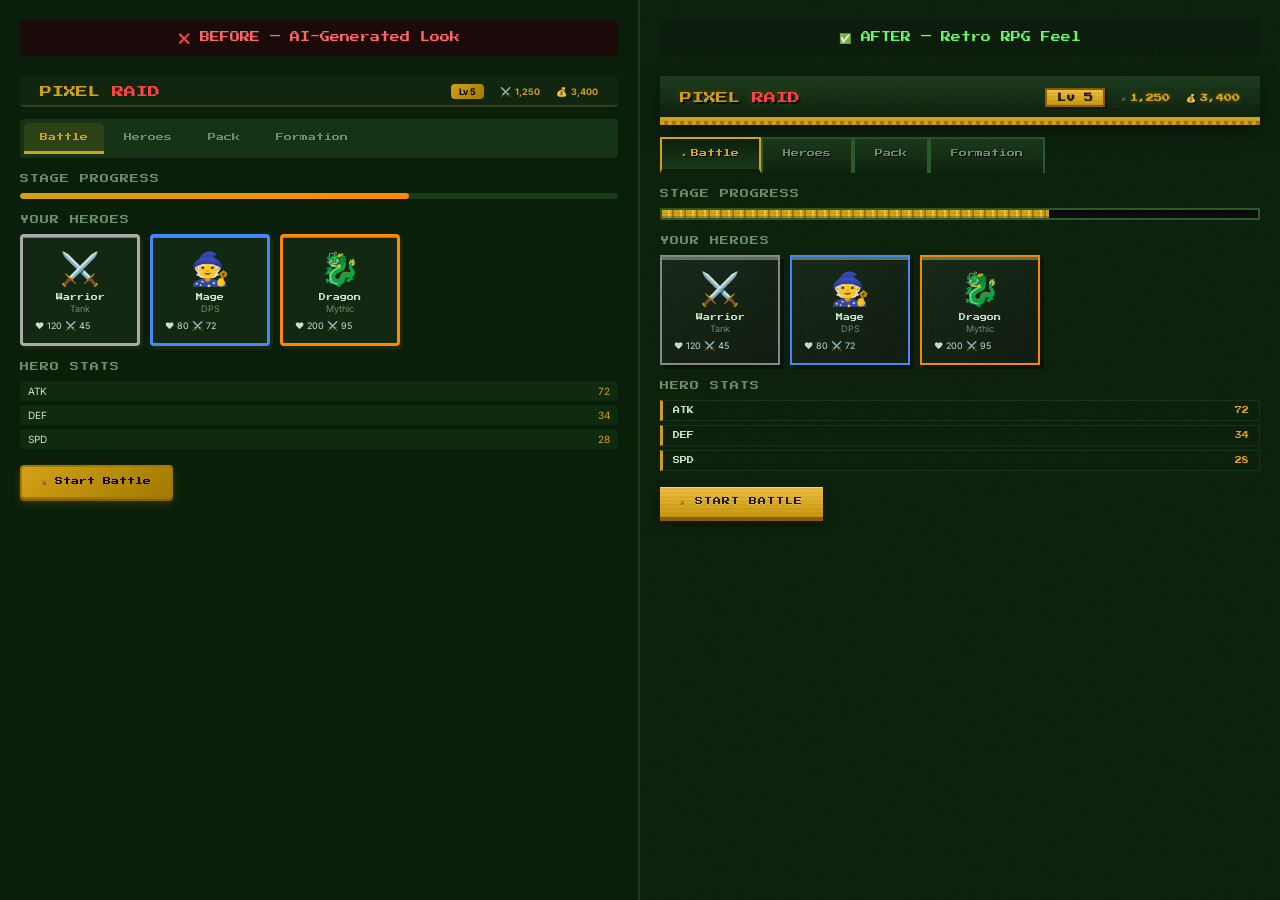
<file: ui-preview.html>
<!DOCTYPE html>
<html lang="en">
<head>
    <meta charset="UTF-8">
    <meta name="viewport" content="width=device-width, initial-scale=1.0">
    <title>PIXEL RAID — Retro UI Preview</title>
    <link rel="preconnect" href="https://fonts.googleapis.com">
    <link rel="preconnect" href="https://fonts.gstatic.com" crossorigin>
    <link href="https://fonts.googleapis.com/css2?family=Press+Start+2P&family=Inter:wght@400;600;700&display=swap" rel="stylesheet">
    <style>
        :root {
            --bg: #0A1F0A;
            --bg-card: #122812;
            --bg-panel: rgba(18,40,18,0.92);
            --gold: #D4A017;
            --gold-dark: #A07A00;
            --text: #C8E6C9;
            --text-dim: #6B8E6B;
            --green-accent: #4CAF50;
            --rarity-common: #aaaaaa;
            --rarity-rare: #4488ff;
            --rarity-epic: #aa44ff;
            --rarity-legendary: #ff8800;
            --rarity-mythic: #ff4444;
        }
        * { margin: 0; padding: 0; box-sizing: border-box; }
        body {
            font-family: 'Inter', sans-serif;
            background: var(--bg);
            color: var(--text);
            min-height: 100vh;
        }

        /* ===== COMPARISON LAYOUT ===== */
        .comparison {
            display: grid;
            grid-template-columns: 1fr 1fr;
            min-height: 100vh;
        }
        .panel {
            padding: 20px;
            border-right: 2px solid #1a3a1a;
        }
        .panel:last-child { border-right: none; }
        .panel-label {
            font-family: 'Press Start 2P', monospace;
            font-size: 10px;
            text-align: center;
            padding: 12px;
            margin-bottom: 20px;
            border-radius: 4px;
        }
        .panel-label.before { background: #1a0a0a; color: #ff6666; }
        .panel-label.after { background: #0a1a0a; color: #66ff66; }

        /* ===== ORIGINAL (BEFORE) STYLES ===== */
        .original .card {
            background: var(--bg-card);
            border: 3px solid rgba(139,105,20,0.2);
            border-radius: 4px;
            padding: 12px;
            cursor: pointer;
            transition: all 0.25s cubic-bezier(0.4, 0, 0.2, 1);
            box-shadow: 3px 3px 0 rgba(139,105,20,0.12), inset 0 1px 0 rgba(255,255,255,0.4);
        }
        .original .card:hover {
            transform: translateY(-4px) scale(1.02);
            box-shadow: 4px 6px 0 rgba(76,175,80,0.2), 0 0 20px rgba(212,160,23,0.15);
        }
        .original .card.common { border-color: var(--rarity-common); }
        .original .card.rare { border-color: var(--rarity-rare); }
        .original .card.epic { border-color: var(--rarity-epic); }
        .original .card.legendary { border-color: var(--rarity-legendary); }
        .original .card.mythic { border-color: var(--rarity-mythic); }

        .original .btn-gold {
            font-family: 'Press Start 2P', monospace;
            font-size: 8px;
            padding: 10px 20px;
            background: linear-gradient(135deg, var(--gold), var(--gold-dark));
            color: #000;
            border: 2px solid var(--gold-dark);
            border-radius: 4px;
            cursor: pointer;
            box-shadow: 0 2px 0 #8B5E00, 0 4px 8px rgba(212,160,23,0.2);
            transition: all 0.2s;
        }

        .original .progress-bar {
            width: 100%; height: 6px;
            background: rgba(76,175,80,0.2);
            border-radius: 3px;
            overflow: hidden;
        }
        .original .progress-fill {
            height: 100%;
            background: linear-gradient(90deg, var(--gold), #ff8800);
            border-radius: 3px;
        }

        .original .nav-btn {
            font-family: 'Press Start 2P', monospace;
            font-size: 8px;
            color: var(--text-dim);
            background: none;
            border: none;
            padding: 10px 16px;
            cursor: pointer;
            border-radius: 6px 6px 0 0;
            border-bottom: 3px solid transparent;
        }
        .original .nav-btn.active {
            color: var(--gold);
            background: rgba(212,160,23,0.12);
            border-bottom-color: var(--gold);
        }

        .original .game-header {
            display: flex;
            align-items: center;
            justify-content: space-between;
            padding: 8px 20px 6px;
            background: var(--bg-panel);
            border-bottom: 2px solid rgba(212,160,23,0.2);
            border-radius: 4px;
            margin-bottom: 12px;
        }

        .original .stat-row {
            display: flex;
            justify-content: space-between;
            padding: 4px 8px;
            background: rgba(76,175,80,0.08);
            border-radius: 4px;
            font-size: 10px;
        }

        /* ===== RETRO (AFTER) STYLES ===== */
        @import url('css/retro-ui.css');

        /* Noise overlay */
        .retro::before {
            content: '';
            position: absolute;
            inset: 0;
            pointer-events: none;
            opacity: 0.035;
            background-image: url("data:image/svg+xml,%3Csvg viewBox='0 0 256 256' xmlns='http://www.w3.org/2000/svg'%3E%3Cfilter id='noise'%3E%3CfeTurbulence type='fractalNoise' baseFrequency='0.9' numOctaves='4' stitchTiles='stitch'/%3E%3C/filter%3E%3Crect width='100%25' height='100%25' filter='url(%23noise)'/%3E%3C/svg%3E");
            background-size: 256px;
            z-index: 1;
        }
        /* CRT scanlines */
        .retro::after {
            content: '';
            position: absolute;
            inset: 0;
            pointer-events: none;
            background: repeating-linear-gradient(0deg, transparent, transparent 2px, rgba(0,0,0,0.04) 2px, rgba(0,0,0,0.04) 4px);
            z-index: 1;
        }

        .retro {
            position: relative;
        }

        .retro .game-header {
            display: flex;
            align-items: center;
            justify-content: space-between;
            padding: 12px 20px 10px;
            background: linear-gradient(180deg, #1a3a1a, #0c1f0c);
            border-bottom: 4px solid #D4A017;
            box-shadow: 0 4px 0 #A07A00, 0 8px 20px rgba(0,0,0,0.5);
            border-radius: 0;
            margin-bottom: 16px;
            position: relative;
        }
        .retro .game-header::after {
            content: '';
            position: absolute;
            bottom: -8px; left: 0; right: 0;
            height: 4px;
            background: repeating-linear-gradient(90deg, #D4A017 0 4px, transparent 4px 8px);
        }

        .retro .nav-btn {
            font-family: 'Press Start 2P', monospace;
            font-size: 8px;
            color: var(--text-dim);
            background: linear-gradient(180deg, #1a3a1a, #0c1f0c);
            border: 2px solid #2a5a2a;
            border-bottom: none;
            padding: 10px 20px;
            cursor: pointer;
            text-shadow: 1px 1px 0 rgba(0,0,0,0.8);
            transition: all 0.15s step-end;
        }
        .retro .nav-btn:hover {
            background: linear-gradient(180deg, #224422, #163016);
            border-color: #D4A017;
            color: #D4A017;
        }
        .retro .nav-btn.active {
            background: linear-gradient(180deg, #0c1f0c, #1a3a1a);
            border-color: #D4A017;
            border-bottom: 4px solid #0c1f0c;
            color: #D4A017;
            z-index: 2;
        }
        .retro .nav-btn.active::before {
            content: '▸';
            margin-right: 4px;
        }

        .retro .card {
            background: linear-gradient(145deg, #162816, #0e1a0e);
            border: 2px solid rgba(139,105,20,0.2);
            border-radius: 0;
            padding: 12px;
            cursor: pointer;
            transition: all 0.1s step-end;
            box-shadow: 4px 4px 0 rgba(0,0,0,0.4), inset 0 0 20px rgba(76,175,80,0.03);
            position: relative;
            overflow: hidden;
        }
        .retro .card::before {
            content: '';
            position: absolute;
            top: 0; left: 0; right: 0;
            height: 3px;
            background: currentColor;
            opacity: 0.4;
        }
        .retro .card:hover {
            transform: translateY(-6px) scale(1.03);
            box-shadow: 6px 8px 0 rgba(0,0,0,0.5), 0 0 20px rgba(212,160,23,0.2);
        }
        .retro .card.common { border-color: #888; }
        .retro .card.rare { border-color: #4488ff; }
        .retro .card.epic { border-color: #aa44ff; }
        .retro .card.legendary { border-color: #ff8800; animation: subtle-float 3s ease-in-out infinite; }
        .retro .card.mythic { border-color: #ff4444; animation: subtle-float 3s ease-in-out infinite 0.5s; }
        .retro .card.legendary::after,
        .retro .card.mythic::after {
            content: '';
            position: absolute;
            inset: -1px;
            border: 1px solid currentColor;
            opacity: 0;
            animation: rarity-pulse 2s ease-in-out infinite;
        }
        @keyframes rarity-pulse {
            0%, 100% { opacity: 0; }
            50% { opacity: 0.6; }
        }
        @keyframes subtle-float {
            0%, 100% { transform: translateY(0); }
            50% { transform: translateY(-2px); }
        }

        .retro .btn-gold {
            font-family: 'Press Start 2P', monospace;
            font-size: 8px;
            padding: 10px 20px;
            background: linear-gradient(180deg, #f0c040, #c8960a);
            color: #1a1a00;
            border: none;
            cursor: pointer;
            box-shadow: 0 4px 0 #8B5E00, 0 6px 12px rgba(0,0,0,0.4), inset 0 1px 0 rgba(255,255,255,0.3);
            transition: all 0.05s step-end;
            text-shadow: 0 1px 0 rgba(255,255,255,0.3);
            text-transform: uppercase;
            letter-spacing: 1px;
        }
        .retro .btn-gold:hover {
            transform: translateY(-2px);
            background: linear-gradient(180deg, #ffe080, #D4A017);
            box-shadow: 0 6px 0 #8B5E00, 0 10px 20px rgba(0,0,0,0.5), inset 0 1px 0 rgba(255,255,255,0.3);
        }
        .retro .btn-gold:active {
            transform: translateY(2px);
            box-shadow: 0 2px 0 #8B5E00, 0 3px 6px rgba(0,0,0,0.3), inset 0 2px 4px rgba(0,0,0,0.2);
        }

        .retro .progress-bar {
            width: 100%; height: 12px;
            background: #0a0a0a;
            border: 2px solid #2a5a2a;
            border-radius: 0;
            overflow: hidden;
            box-shadow: inset 0 2px 4px rgba(0,0,0,0.5);
        }
        .retro .progress-fill {
            height: 100%;
            background: repeating-linear-gradient(90deg, #D4A017 0 6px, #f0c040 6px 8px, #D4A017 8px 10px, #A07A00 10px 12px);
            image-rendering: pixelated;
            box-shadow: inset 0 -2px 0 rgba(0,0,0,0.2);
        }

        .retro .stat-row {
            display: flex;
            justify-content: space-between;
            padding: 6px 10px;
            background: rgba(10,31,10,0.8);
            border: 1px solid rgba(76,175,80,0.15);
            border-left: 3px solid #D4A017;
            border-radius: 0;
            font-family: 'Press Start 2P', monospace;
            font-size: 7px;
        }

        /* ===== SHARED ===== */
        .section-title {
            font-family: 'Press Start 2P', monospace;
            font-size: 9px;
            color: var(--text-dim);
            margin: 16px 0 10px;
            text-transform: uppercase;
            letter-spacing: 1px;
        }
        .cards-row {
            display: flex;
            gap: 10px;
            flex-wrap: wrap;
            margin-bottom: 16px;
        }
        .card-name {
            font-family: 'Press Start 2P', monospace;
            font-size: 7px;
            margin-top: 6px;
        }
        .card-class {
            font-size: 9px;
            color: var(--text-dim);
            margin-top: 2px;
        }
        .card-stats {
            font-size: 9px;
            margin-top: 6px;
            display: flex;
            gap: 8px;
        }
        .game-logo {
            font-family: 'Press Start 2P', monospace;
            font-size: 12px;
            color: var(--gold);
        }
        .game-logo span { color: #ff4444; }
        .header-stat {
            font-size: 9px;
            display: flex;
            align-items: center;
            gap: 4px;
        }
        .header-stat .value {
            color: var(--gold);
            font-weight: 700;
        }
        .level-badge {
            background: linear-gradient(135deg, var(--gold), var(--gold-dark));
            color: #000;
            padding: 2px 8px;
            border-radius: 4px;
            font-weight: 700;
            font-size: 9px;
        }

        .retro .level-badge {
            font-family: 'Press Start 2P', monospace;
            background: linear-gradient(180deg, #f0c040, #c8960a);
            color: #1a1a00;
            border: 2px solid #8B5E00;
            border-radius: 0;
            padding: 3px 10px;
            box-shadow: 2px 2px 0 rgba(0,0,0,0.4);
        }

        .retro .game-logo {
            text-shadow: 2px 2px 0 rgba(0,0,0,0.8), 0 0 10px rgba(212,160,23,0.3);
        }
        .retro .header-stat {
            font-family: 'Press Start 2P', monospace;
            font-size: 8px;
            text-shadow: 1px 1px 0 rgba(0,0,0,0.8);
        }
        .retro .header-stat .value {
            text-shadow: 0 0 6px rgba(212,160,23,0.4);
        }

        @media (max-width: 800px) {
            .comparison { grid-template-columns: 1fr; }
            .panel { border-right: none; border-bottom: 2px solid #1a3a1a; }
        }
    </style>
</head>
<body>
    <div class="comparison">
        <!-- ===== BEFORE (Original) ===== -->
        <div class="panel original">
            <div class="panel-label before">❌ BEFORE — AI-Generated Look</div>

            <!-- Header -->
            <div class="game-header">
                <div class="game-logo">PIXEL <span>RAID</span></div>
                <div style="display:flex;gap:16px;align-items:center;">
                    <div class="level-badge">Lv 5</div>
                    <div class="header-stat">⚔️ <span class="value">1,250</span></div>
                    <div class="header-stat">💰 <span class="value">3,400</span></div>
                </div>
            </div>

            <!-- Nav -->
            <div style="display:flex;gap:4px;margin-bottom:12px;background:rgba(76,175,80,0.15);padding:4px;border-radius:4px;">
                <div class="nav-btn active">Battle</div>
                <div class="nav-btn">Heroes</div>
                <div class="nav-btn">Pack</div>
                <div class="nav-btn">Formation</div>
            </div>

            <!-- Progress -->
            <div class="section-title">Stage Progress</div>
            <div class="progress-bar"><div class="progress-fill" style="width:65%"></div></div>

            <!-- Cards -->
            <div class="section-title">Your Heroes</div>
            <div class="cards-row">
                <div class="card common" style="width:120px;text-align:center;">
                    <div style="font-size:32px">⚔️</div>
                    <div class="card-name">Warrior</div>
                    <div class="card-class">Tank</div>
                    <div class="card-stats">❤️ 120 ⚔️ 45</div>
                </div>
                <div class="card rare" style="width:120px;text-align:center;">
                    <div style="font-size:32px">🧙</div>
                    <div class="card-name">Mage</div>
                    <div class="card-class">DPS</div>
                    <div class="card-stats">❤️ 80 ⚔️ 72</div>
                </div>
                <div class="card legendary" style="width:120px;text-align:center;">
                    <div style="font-size:32px">🐉</div>
                    <div class="card-name">Dragon</div>
                    <div class="card-class">Mythic</div>
                    <div class="card-stats">❤️ 200 ⚔️ 95</div>
                </div>
            </div>

            <!-- Stats -->
            <div class="section-title">Hero Stats</div>
            <div style="display:grid;gap:4px;">
                <div class="stat-row"><span>ATK</span><span style="color:var(--gold)">72</span></div>
                <div class="stat-row"><span>DEF</span><span style="color:var(--gold)">34</span></div>
                <div class="stat-row"><span>SPD</span><span style="color:var(--gold)">28</span></div>
            </div>

            <!-- Button -->
            <div style="margin-top:16px;">
                <button class="btn-gold">⚔️ Start Battle</button>
            </div>
        </div>

        <!-- ===== AFTER (Retro) ===== -->
        <div class="panel retro">
            <div class="panel-label after">✅ AFTER — Retro RPG Feel</div>

            <!-- Header -->
            <div class="game-header">
                <div class="game-logo">PIXEL <span>RAID</span></div>
                <div style="display:flex;gap:16px;align-items:center;">
                    <div class="level-badge">Lv 5</div>
                    <div class="header-stat">⚔️ <span class="value">1,250</span></div>
                    <div class="header-stat">💰 <span class="value">3,400</span></div>
                </div>
            </div>

            <!-- Nav -->
            <div style="display:flex;gap:0;margin-bottom:16px;margin-top:12px;">
                <div class="nav-btn active">Battle</div>
                <div class="nav-btn">Heroes</div>
                <div class="nav-btn">Pack</div>
                <div class="nav-btn">Formation</div>
            </div>

            <!-- Progress -->
            <div class="section-title">Stage Progress</div>
            <div class="progress-bar"><div class="progress-fill" style="width:65%"></div></div>

            <!-- Cards -->
            <div class="section-title">Your Heroes</div>
            <div class="cards-row">
                <div class="card common" style="width:120px;text-align:center;">
                    <div style="font-size:32px">⚔️</div>
                    <div class="card-name">Warrior</div>
                    <div class="card-class">Tank</div>
                    <div class="card-stats">❤️ 120 ⚔️ 45</div>
                </div>
                <div class="card rare" style="width:120px;text-align:center;">
                    <div style="font-size:32px">🧙</div>
                    <div class="card-name">Mage</div>
                    <div class="card-class">DPS</div>
                    <div class="card-stats">❤️ 80 ⚔️ 72</div>
                </div>
                <div class="card legendary" style="width:120px;text-align:center;">
                    <div style="font-size:32px">🐉</div>
                    <div class="card-name">Dragon</div>
                    <div class="card-class">Mythic</div>
                    <div class="card-stats">❤️ 200 ⚔️ 95</div>
                </div>
            </div>

            <!-- Stats -->
            <div class="section-title">Hero Stats</div>
            <div style="display:grid;gap:4px;">
                <div class="stat-row"><span>ATK</span><span style="color:var(--gold)">72</span></div>
                <div class="stat-row"><span>DEF</span><span style="color:var(--gold)">34</span></div>
                <div class="stat-row"><span>SPD</span><span style="color:var(--gold)">28</span></div>
            </div>

            <!-- Button -->
            <div style="margin-top:16px;">
                <button class="btn-gold">⚔️ Start Battle</button>
            </div>
        </div>
    </div>
</body>
</html>
</file>
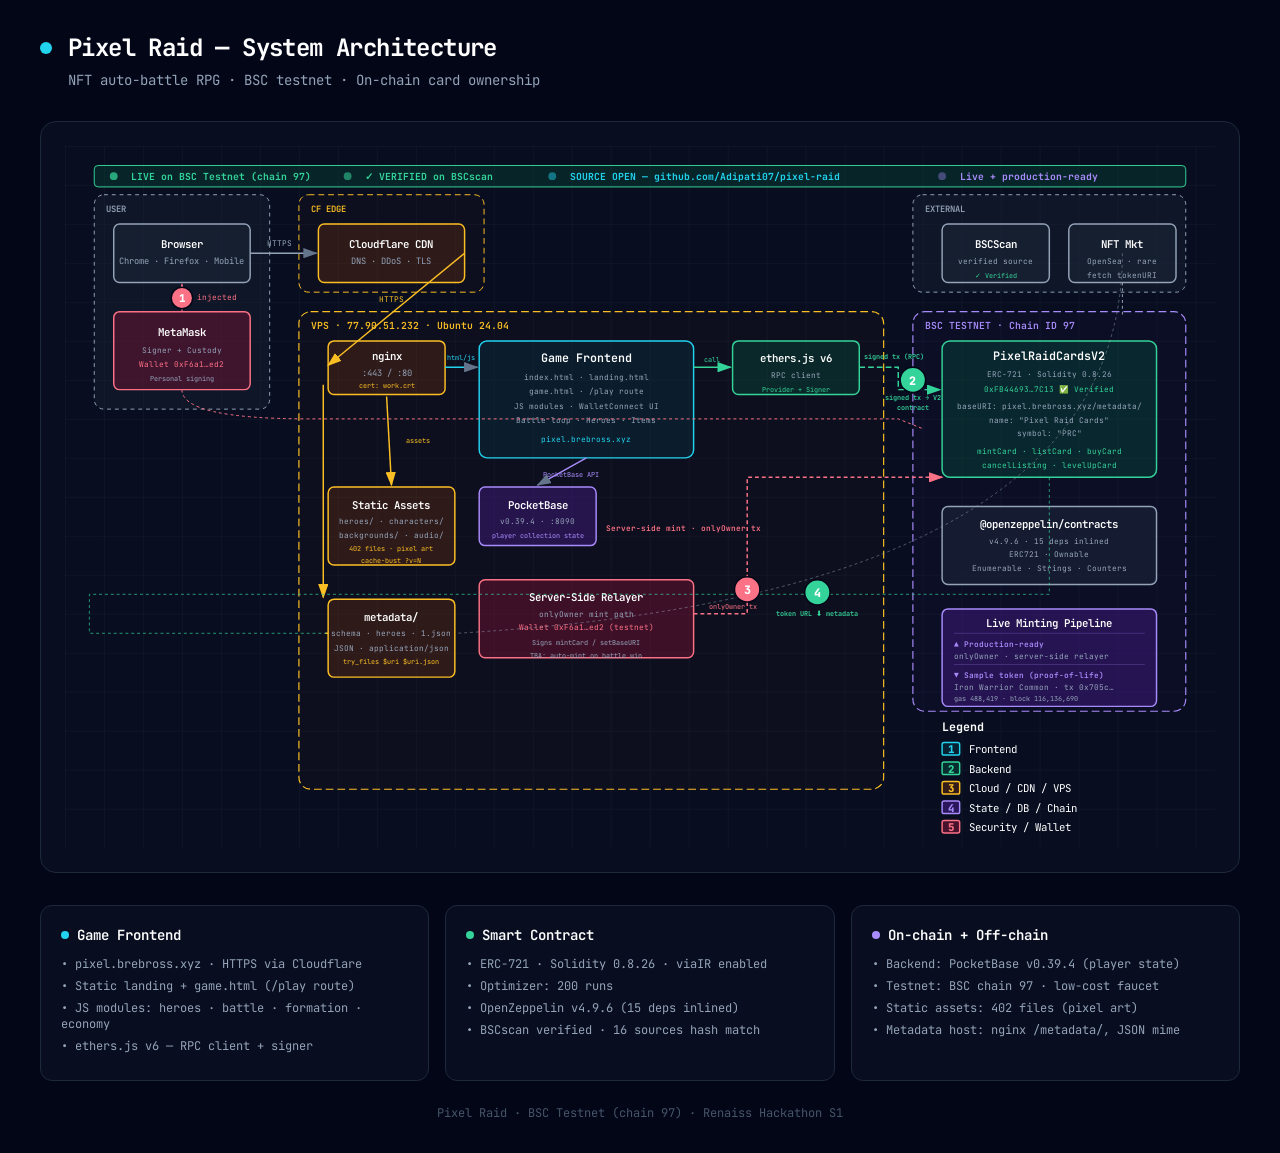
<file: docs/architecture.html>
<!DOCTYPE html>
<html lang="en">
<head>
  <meta charset="UTF-8">
  <meta name="viewport" content="width=device-width, initial-scale=1.0">
  <title>Pixel Raid — Architecture Diagram</title>
  <link href="https://fonts.googleapis.com/css2?family=JetBrains+Mono:wght@400;500;600;700&display=swap" rel="stylesheet">
  <style>
    * { margin: 0; padding: 0; box-sizing: border-box; direction: ltr; }
    body { font-family: 'JetBrains Mono', monospace; background: #020617; min-height: 100vh; padding: 2rem; color: white; }
    .container { max-width: 1200px; margin: 0 auto; }
    .header { margin-bottom: 2rem; }
    .header-row { display: flex; align-items: center; gap: 1rem; margin-bottom: 0.5rem; }
    .pulse-dot { width: 12px; height: 12px; background: #22d3ee; border-radius: 50%; animation: pulse 2s infinite; }
    @keyframes pulse { 0%, 100% { opacity: 1; } 50% { opacity: 0.5; } }
    h1 { font-size: 1.5rem; font-weight: 700; letter-spacing: -0.025em; }
    .subtitle { color: #94a3b8; font-size: 0.875rem; margin-left: 1.75rem; }
    .diagram-container { background: rgba(15, 23, 42, 0.5); border-radius: 1rem; border: 1px solid #1e293b; padding: 1.5rem; overflow-x: auto; }
    svg { width: 100%; min-width: 900px; display: block; }
    .cards { display: grid; grid-template-columns: repeat(auto-fit, minmax(280px, 1fr)); gap: 1rem; margin-top: 2rem; }
    .card { background: rgba(15, 23, 42, 0.5); border-radius: 0.75rem; border: 1px solid #1e293b; padding: 1.25rem; }
    .card-header { display: flex; align-items: center; gap: 0.5rem; margin-bottom: 0.75rem; }
    .card-dot { width: 8px; height: 8px; border-radius: 50%; }
    .card-dot.cyan { background: #22d3ee; }
    .card-dot.emerald { background: #34d399; }
    .card-dot.violet { background: #a78bfa; }
    .card-dot.amber { background: #fbbf24; }
    .card-dot.rose { background: #fb7185; }
    .card h3 { font-size: 0.875rem; font-weight: 600; }
    .card ul { list-style: none; color: #94a3b8; font-size: 0.75rem; }
    .card li { margin-bottom: 0.375rem; }
    .footer { text-align: center; margin-top: 1.5rem; color: #475569; font-size: 0.75rem; }
  </style>
</head>
<body>
  <div class="container">
    <div class="header">
      <div class="header-row">
        <div class="pulse-dot"></div>
        <h1>Pixel Raid — System Architecture</h1>
      </div>
      <p class="subtitle">NFT auto-battle RPG · BSC testnet · On-chain card ownership</p>
    </div>

    <div class="diagram-container">
      <svg viewBox="0 0 1180 720">

        <defs>
          <marker id="arrowhead" markerWidth="10" markerHeight="7" refX="9" refY="3.5" orient="auto">
            <polygon points="0 0, 10 3.5, 0 7" fill="#64748b" />
          </marker>
          <marker id="arrow-amber" markerWidth="10" markerHeight="7" refX="9" refY="3.5" orient="auto">
            <polygon points="0 0, 10 3.5, 0 7" fill="#fbbf24" />
          </marker>
          <marker id="arrow-emerald" markerWidth="10" markerHeight="7" refX="9" refY="3.5" orient="auto">
            <polygon points="0 0, 10 3.5, 0 7" fill="#34d399" />
          </marker>
          <marker id="arrow-rose" markerWidth="10" markerHeight="7" refX="9" refY="3.5" orient="auto">
            <polygon points="0 0, 10 3.5, 0 7" fill="#fb7185" />
          </marker>
          <pattern id="grid" width="40" height="40" patternUnits="userSpaceOnUse">
            <path d="M 40 0 L 0 0 0 40" fill="none" stroke="#1e293b" stroke-width="0.5"/>
          </pattern>
        </defs>

        <rect width="100%" height="100%" fill="url(#grid)" />

        <!-- ═══ PATCH D · TOP HEADLINE STRIP ═══ -->
        <rect x="30" y="20" width="1120" height="22" rx="4" fill="rgba(6, 78, 59, 0.35)" stroke="#34d399" stroke-width="1"/>
        <circle cx="50" cy="31" r="4" fill="#34d399">
          <animate attributeName="opacity" values="1;0.3;1" dur="1.5s" repeatCount="indefinite"/>
        </circle>
        <text x="68" y="35" fill="#34d399" font-size="10" font-weight="700">LIVE on BSC Testnet (chain 97)</text>
        <circle cx="290" cy="31" r="4" fill="#34d399">
          <animate attributeName="opacity" values="1;0.3;1" dur="1.8s" repeatCount="indefinite"/>
        </circle>
        <text x="308" y="35" fill="#34d399" font-size="10" font-weight="700">✓ VERIFIED on BSCscan</text>
        <circle cx="500" cy="31" r="4" fill="#22d3ee">
          <animate attributeName="opacity" values="1;0.3;1" dur="2s" repeatCount="indefinite"/>
        </circle>
        <text x="518" y="35" fill="#22d3ee" font-size="10" font-weight="700">SOURCE OPEN — github.com/Adipati07/pixel-raid</text>
        <circle cx="900" cy="31" r="4" fill="#a78bfa">
          <animate attributeName="opacity" values="1;0.3;1" dur="2.2s" repeatCount="indefinite"/>
        </circle>
        <text x="918" y="35" fill="#a78bfa" font-size="10" font-weight="700">Live + production-ready</text>

        <!-- REGION 1: USER -->
        <rect x="30" y="50" width="180" height="220" rx="10" fill="rgba(30, 41, 59, 0.3)" stroke="#94a3b8" stroke-width="1" stroke-dasharray="4,4"/>
        <text x="42" y="68" fill="#94a3b8" font-size="9" font-weight="600">USER</text>

        <rect x="50" y="80" width="140" height="60" rx="6" fill="rgba(30, 41, 59, 0.5)" stroke="#94a3b8" stroke-width="1.5"/>
        <text x="120" y="105" fill="white" font-size="11" font-weight="600" text-anchor="middle">Browser</text>
        <text x="120" y="121" fill="#94a3b8" font-size="9" text-anchor="middle">Chrome · Firefox · Mobile</text>

        <rect x="50" y="170" width="140" height="80" rx="6" fill="rgba(136, 19, 55, 0.4)" stroke="#fb7185" stroke-width="1.5"/>
        <text x="120" y="195" fill="white" font-size="11" font-weight="600" text-anchor="middle">MetaMask</text>
        <text x="120" y="212" fill="#94a3b8" font-size="8" text-anchor="middle">Signer + Custody</text>
        <text x="120" y="227" fill="#fb7185" font-size="8" text-anchor="middle">Wallet 0xF6a1…ed2</text>
        <text x="120" y="241" fill="#94a3b8" font-size="7" text-anchor="middle">Personal signing</text>

        <line x1="120" y1="170" x2="120" y2="142" stroke="#fb7185" stroke-width="1.2" marker-end="url(#arrow-rose)"/>
        <text x="135" y="158" fill="#fb7185" font-size="8">injected</text>

        <!-- REGION 2: CLOUDFLARE EDGE -->
        <rect x="240" y="50" width="190" height="100" rx="10" fill="rgba(120, 53, 15, 0.05)" stroke="#fbbf24" stroke-width="1" stroke-dasharray="6,4"/>
        <text x="252" y="68" fill="#fbbf24" font-size="9" font-weight="600">CF EDGE</text>

        <rect x="260" y="80" width="150" height="60" rx="6" fill="rgba(120, 53, 15, 0.3)" stroke="#fbbf24" stroke-width="1.5"/>
        <text x="335" y="105" fill="white" font-size="11" font-weight="600" text-anchor="middle">Cloudflare CDN</text>
        <text x="335" y="121" fill="#94a3b8" font-size="9" text-anchor="middle">DNS · DDoS · TLS</text>

        <!-- REGION 3: VPS HOST -->
        <rect x="240" y="170" width="600" height="490" rx="12" fill="rgba(120, 53, 15, 0.05)" stroke="#fbbf24" stroke-width="1.2" stroke-dasharray="8,4"/>
        <text x="252" y="188" fill="#fbbf24" font-size="10" font-weight="600">VPS · 77.90.51.232 · Ubuntu 24.04</text>

        <!-- nginx -->
        <rect x="270" y="200" width="120" height="55" rx="6" fill="rgba(120, 53, 15, 0.3)" stroke="#fbbf24" stroke-width="1.5"/>
        <text x="330" y="220" fill="white" font-size="11" font-weight="600" text-anchor="middle">nginx</text>
        <text x="330" y="236" fill="#94a3b8" font-size="9" text-anchor="middle">:443 / :80</text>
        <text x="330" y="248" fill="#fbbf24" font-size="7" text-anchor="middle">cert: work.crt</text>

        <!-- Game Frontend -->
        <rect x="425" y="200" width="220" height="120" rx="8" fill="rgba(8, 51, 68, 0.4)" stroke="#22d3ee" stroke-width="1.5"/>
        <text x="535" y="222" fill="white" font-size="12" font-weight="600" text-anchor="middle">Game Frontend</text>
        <text x="535" y="240" fill="#94a3b8" font-size="8" text-anchor="middle">index.html · landing.html</text>
        <text x="535" y="254" fill="#94a3b8" font-size="8" text-anchor="middle">game.html · /play route</text>
        <text x="535" y="270" fill="#94a3b8" font-size="8" text-anchor="middle">JS modules · WalletConnect UI</text>
        <text x="535" y="284" fill="#94a3b8" font-size="8" text-anchor="middle">Battle loop · Heroes · Items</text>
        <text x="535" y="304" fill="#22d3ee" font-size="8" text-anchor="middle">pixel.brebross.xyz</text>

        <!-- ethers.js -->
        <rect x="685" y="200" width="130" height="55" rx="6" fill="rgba(6, 78, 59, 0.4)" stroke="#34d399" stroke-width="1.5"/>
        <text x="750" y="222" fill="white" font-size="11" font-weight="600" text-anchor="middle">ethers.js v6</text>
        <text x="750" y="238" fill="#94a3b8" font-size="8" text-anchor="middle">RPC client</text>
        <text x="750" y="252" fill="#34d399" font-size="7" text-anchor="middle">Provider + Signer</text>

        <!-- PocketBase -->
        <rect x="425" y="350" width="120" height="60" rx="6" fill="rgba(76, 29, 149, 0.4)" stroke="#a78bfa" stroke-width="1.5"/>
        <text x="485" y="372" fill="white" font-size="11" font-weight="600" text-anchor="middle">PocketBase</text>
        <text x="485" y="388" fill="#94a3b8" font-size="8" text-anchor="middle">v0.39.4 · :8090</text>
        <text x="485" y="402" fill="#a78bfa" font-size="7" text-anchor="middle">player collection state</text>

        <!-- Static Assets -->
        <rect x="270" y="350" width="130" height="80" rx="6" fill="rgba(120, 53, 15, 0.3)" stroke="#fbbf24" stroke-width="1.5"/>
        <text x="335" y="372" fill="white" font-size="11" font-weight="600" text-anchor="middle">Static Assets</text>
        <text x="335" y="388" fill="#94a3b8" font-size="8" text-anchor="middle">heroes/ · characters/</text>
        <text x="335" y="402" fill="#94a3b8" font-size="8" text-anchor="middle">backgrounds/ · audio/</text>
        <text x="335" y="416" fill="#fbbf24" font-size="7" text-anchor="middle">402 files · pixel art</text>
        <text x="335" y="428" fill="#fbbf24" font-size="7" text-anchor="middle">cache-bust ?v=N</text>

        <!-- metadata -->
        <rect x="270" y="465" width="130" height="80" rx="6" fill="rgba(120, 53, 15, 0.3)" stroke="#fbbf24" stroke-width="1.5"/>
        <text x="335" y="487" fill="white" font-size="11" font-weight="600" text-anchor="middle">metadata/</text>
        <text x="335" y="503" fill="#94a3b8" font-size="8" text-anchor="middle">schema · heroes · 1.json</text>
        <text x="335" y="518" fill="#94a3b8" font-size="8" text-anchor="middle">JSON · application/json</text>
        <text x="335" y="532" fill="#fbbf24" font-size="7" text-anchor="middle">try_files $uri $uri.json</text>

        <!-- Deployer Relayer -->
        <rect x="425" y="445" width="220" height="80" rx="6" fill="rgba(136, 19, 55, 0.4)" stroke="#fb7185" stroke-width="1.5"/>
        <text x="535" y="467" fill="white" font-size="11" font-weight="600" text-anchor="middle">Server-Side Relayer</text>
        <text x="535" y="483" fill="#94a3b8" font-size="8" text-anchor="middle">onlyOwner mint path</text>
        <text x="535" y="497" fill="#fb7185" font-size="8" text-anchor="middle">Wallet 0xF6a1…ed2 (testnet)</text>
        <text x="535" y="512" fill="#94a3b8" font-size="7" text-anchor="middle">Signs mintCard / setBaseURI</text>
        <text x="535" y="525" fill="#94a3b8" font-size="7" text-anchor="middle">TBA: auto-mint on battle win</text>

        <!-- REGION 4: BSC TESTNET -->
        <rect x="870" y="170" width="280" height="410" rx="12" fill="rgba(76, 29, 149, 0.05)" stroke="#a78bfa" stroke-width="1.2" stroke-dasharray="8,4"/>
        <text x="882" y="188" fill="#a78bfa" font-size="10" font-weight="600">BSC TESTNET · Chain ID 97</text>

        <!-- V2 contract -->
        <rect x="900" y="200" width="220" height="140" rx="8" fill="rgba(6, 78, 59, 0.4)" stroke="#34d399" stroke-width="1.5"/>
        <text x="1010" y="220" fill="white" font-size="12" font-weight="600" text-anchor="middle">PixelRaidCardsV2</text>
        <text x="1010" y="237" fill="#94a3b8" font-size="8" text-anchor="middle">ERC-721 · Solidity 0.8.26</text>
        <text x="1010" y="252" fill="#34d399" font-size="8" text-anchor="middle">0xFB44693…7C13 ✅ Verified</text>
        <text x="1010" y="270" fill="#94a3b8" font-size="8" text-anchor="middle">baseURI: pixel.brebross.xyz/metadata/</text>
        <text x="1010" y="284" fill="#94a3b8" font-size="8" text-anchor="middle">name: "Pixel Raid Cards"</text>
        <text x="1010" y="298" fill="#94a3b8" font-size="8" text-anchor="middle">symbol: "PRC"</text>
        <text x="1010" y="316" fill="#34d399" font-size="8" text-anchor="middle">mintCard · listCard · buyCard</text>
        <text x="1010" y="330" fill="#34d399" font-size="8" text-anchor="middle">cancelListing · levelUpCard</text>

        <!-- OpenZeppelin -->
        <rect x="900" y="370" width="220" height="80" rx="6" fill="rgba(30, 41, 59, 0.5)" stroke="#94a3b8" stroke-width="1.5"/>
        <text x="1010" y="392" fill="white" font-size="11" font-weight="600" text-anchor="middle">@openzeppelin/contracts</text>
        <text x="1010" y="408" fill="#94a3b8" font-size="8" text-anchor="middle">v4.9.6 · 15 deps inlined</text>
        <text x="1010" y="422" fill="#94a3b8" font-size="8" text-anchor="middle">ERC721 · Ownable</text>
        <text x="1010" y="436" fill="#94a3b8" font-size="8" text-anchor="middle">Enumerable · Strings · Counters</text>

        <!-- PATCH C · NFT STATE — REBRAND LIVE-PIPELINE LANGUAGE -->
        <rect x="900" y="475" width="220" height="100" rx="6" fill="rgba(76, 29, 149, 0.4)" stroke="#a78bfa" stroke-width="1.5"/>
        <text x="1010" y="494" fill="white" font-size="11" font-weight="600" text-anchor="middle">Live Minting Pipeline</text>
        <line x1="912" y1="500" x2="1108" y2="500" stroke="#a78bfa" stroke-width="0.5" opacity="0.5"/>
        <text x="912" y="514" fill="#a78bfa" font-size="8" font-weight="600">▲ Production-ready</text>
        <text x="912" y="526" fill="#94a3b8" font-size="8">onlyOwner · server-side relayer</text>
        <line x1="912" y1="532" x2="1108" y2="532" stroke="#a78bfa" stroke-width="0.5" opacity="0.5"/>
        <text x="912" y="546" fill="#a78bfa" font-size="8" font-weight="600">▼ Sample token (proof-of-life)</text>
        <text x="912" y="558" fill="#94a3b8" font-size="8">Iron Warrior Common · tx 0x705c…</text>
        <text x="912" y="569" fill="#94a3b8" font-size="7">gas 488,419 · block 116,136,690</text>

        <!-- REGION 5: EXTERNAL -->
        <rect x="870" y="50" width="280" height="100" rx="10" fill="rgba(30, 41, 59, 0.3)" stroke="#94a3b8" stroke-width="1" stroke-dasharray="4,4"/>
        <text x="882" y="68" fill="#94a3b8" font-size="9" font-weight="600">EXTERNAL</text>

        <rect x="900" y="80" width="110" height="60" rx="6" fill="rgba(30, 41, 59, 0.5)" stroke="#94a3b8" stroke-width="1.5"/>
        <text x="955" y="105" fill="white" font-size="11" font-weight="600" text-anchor="middle">BSCScan</text>
        <text x="955" y="121" fill="#94a3b8" font-size="8" text-anchor="middle">verified source</text>
        <text x="955" y="135" fill="#34d399" font-size="7" text-anchor="middle">✓ Verified</text>

        <rect x="1030" y="80" width="110" height="60" rx="6" fill="rgba(30, 41, 59, 0.5)" stroke="#94a3b8" stroke-width="1.5"/>
        <text x="1085" y="105" fill="white" font-size="11" font-weight="600" text-anchor="middle">NFT Mkt</text>
        <text x="1085" y="121" fill="#94a3b8" font-size="8" text-anchor="middle">OpenSea · rare</text>
        <text x="1085" y="135" fill="#94a3b8" font-size="8" text-anchor="middle">fetch tokenURI</text>

        <!-- ARROWS -->
        <line x1="190" y1="110" x2="258" y2="110" stroke="#94a3b8" stroke-width="1.5" marker-end="url(#arrowhead)"/>
        <text x="220" y="103" fill="#94a3b8" font-size="8" text-anchor="middle">HTTPS</text>

        <line x1="410" y1="110" x2="270" y2="225" stroke="#fbbf24" stroke-width="1.5" marker-end="url(#arrow-amber)"/>
        <text x="335" y="160" fill="#fbbf24" font-size="8" text-anchor="middle">HTTPS</text>

        <line x1="390" y1="227" x2="423" y2="227" stroke="#22d3ee" stroke-width="1.5" marker-end="url(#arrowhead)"/>
        <text x="406" y="220" fill="#22d3ee" font-size="7" text-anchor="middle">html/js</text>

        <line x1="330" y1="257" x2="335" y2="348" stroke="#fbbf24" stroke-width="1.5" marker-end="url(#arrow-amber)"/>
        <text x="350" y="305" fill="#fbbf24" font-size="7">assets</text>

        <line x1="265" y1="245" x2="265" y2="463" stroke="#fbbf24" stroke-width="1.5" marker-end="url(#arrow-amber)"/>
        <line x1="270" y1="500" x2="265" y2="500" stroke="#fbbf24" stroke-width="1.5" stroke-dasharray="3,2"/>

        <line x1="645" y1="227" x2="683" y2="227" stroke="#34d399" stroke-width="1.5" marker-end="url(#arrow-emerald)"/>
        <text x="664" y="222" fill="#34d399" font-size="7" text-anchor="middle">call</text>

        <line x1="535" y1="320" x2="485" y2="348" stroke="#a78bfa" stroke-width="1.5" marker-end="url(#arrowhead)"/>
        <text x="490" y="340" fill="#a78bfa" font-size="7">PocketBase API</text>

        <path d="M 815 227 L 855 227 L 855 250 L 898 250" fill="none" stroke="#34d399" stroke-width="1.5" stroke-dasharray="6,3" marker-end="url(#arrow-emerald)"/>
        <text x="820" y="219" fill="#34d399" font-size="7" font-weight="600">signed tx (RPC)</text>

        <path d="M 120 250 Q 120 280 250 280 L 800 280 Q 830 280 855 280 L 880 290" fill="none" stroke="#fb7185" stroke-width="1" stroke-dasharray="3,3"/>

        <path d="M 645 480 L 700 480 L 700 340 L 900 340" fill="none" stroke="#fb7185" stroke-width="1.5" stroke-dasharray="4,3" marker-end="url(#arrow-rose)"/>
        <text x="685" y="475" fill="#fb7185" font-size="7" text-anchor="middle">onlyOwner tx</text>

        <path d="M 1010 340 L 1010 460 L 25 460 L 25 500 L 268 500" fill="none" stroke="#34d399" stroke-width="1" stroke-dasharray="3,3" opacity="0.7"/>


        <line x1="1085" y1="140" x2="1085" y2="175" stroke="#94a3b8" stroke-width="1" stroke-dasharray="3,3"/>
        <path d="M 1085 110 Q 1085 460 402 500" fill="none" stroke="#94a3b8" stroke-width="1" stroke-dasharray="3,3" opacity="0.5"/>

        <!-- ═══ PATCH A · NUMBERED JOURNEY BADGES ❶❷❸❹ ═══ -->
        <!-- ❶ Wallet injection (MetaMask → Browser) -->
        <circle cx="120" cy="156" r="11" fill="#fb7185" stroke="#020617" stroke-width="1.5"/>
        <text x="120" y="160" fill="white" font-size="11" font-weight="900" text-anchor="middle">1</text>

        <!-- ❷ ethers.js → V2 contract (sign tx via user wallet) -->
        <circle cx="870" cy="240" r="13" fill="#34d399" stroke="#020617" stroke-width="1.5"/>
        <text x="870" y="245" fill="white" font-size="12" font-weight="900" text-anchor="middle">2</text>
        <text x="870" y="261" fill="#34d399" font-size="7" font-weight="600" text-anchor="middle">signed tx → V2</text>
        <text x="870" y="271" fill="#34d399" font-size="7" font-weight="600" text-anchor="middle">contract</text>

        <!-- ❸ Relayer → V2 (onlyOwner mint) -->
        <circle cx="700" cy="455" r="13" fill="#fb7185" stroke="#020617" stroke-width="1.5"/>
        <text x="700" y="460" fill="white" font-size="12" font-weight="900" text-anchor="middle">3</text>
        <text x="555" y="395" fill="#fb7185" font-size="8" font-weight="600">Server-side mint · onlyOwner tx</text>

        <!-- ❹ Contract tokenURI → metadata.json -->
        <circle cx="772" cy="458" r="13" fill="#34d399" stroke="#020617" stroke-width="1.5"/>
        <text x="772" y="463" fill="white" font-size="12" font-weight="900" text-anchor="middle">4</text>
        <text x="772" y="482" fill="#34d399" font-size="7" font-weight="600" text-anchor="middle">token URL ⬇ metadata</text>

        <!-- ═══ LEGEND · NUMBERED + COLORED CHIPS ═══ -->
        <text x="900" y="600" fill="white" font-size="12" font-weight="700">Legend</text>

        <!-- 1 · Frontend (cyan) -->
        <rect x="900" y="612" width="18" height="13" rx="2" fill="rgba(8, 51, 68, 0.5)" stroke="#22d3ee" stroke-width="1.5"/>
        <text x="909" y="623" fill="#22d3ee" font-size="11" font-weight="900" text-anchor="middle">1</text>
        <text x="928" y="623" fill="white" font-size="11">Frontend</text>

        <!-- 2 · Backend (emerald) -->
        <rect x="900" y="632" width="18" height="13" rx="2" fill="rgba(6, 78, 59, 0.5)" stroke="#34d399" stroke-width="1.5"/>
        <text x="909" y="643" fill="#34d399" font-size="11" font-weight="900" text-anchor="middle">2</text>
        <text x="928" y="643" fill="white" font-size="11">Backend</text>

        <!-- 3 · Cloud (amber) -->
        <rect x="900" y="652" width="18" height="13" rx="2" fill="rgba(120, 53, 15, 0.4)" stroke="#fbbf24" stroke-width="1.5"/>
        <text x="909" y="663" fill="#fbbf24" font-size="11" font-weight="900" text-anchor="middle">3</text>
        <text x="928" y="663" fill="white" font-size="11">Cloud / CDN / VPS</text>

        <!-- 4 · State/DB (violet) -->
        <rect x="900" y="672" width="18" height="13" rx="2" fill="rgba(76, 29, 149, 0.5)" stroke="#a78bfa" stroke-width="1.5"/>
        <text x="909" y="683" fill="#a78bfa" font-size="11" font-weight="900" text-anchor="middle">4</text>
        <text x="928" y="683" fill="white" font-size="11">State / DB / Chain</text>

        <!-- 5 · Security (rose) -->
        <rect x="900" y="692" width="18" height="13" rx="2" fill="rgba(136, 19, 55, 0.5)" stroke="#fb7185" stroke-width="1.5"/>
        <text x="909" y="703" fill="#fb7185" font-size="11" font-weight="900" text-anchor="middle">5</text>
        <text x="928" y="703" fill="white" font-size="11">Security / Wallet</text>
      </svg>
    </div>

    <div class="cards">
      <div class="card">
        <div class="card-header"><div class="card-dot cyan"></div><h3>Game Frontend</h3></div>
        <ul>
          <li>• pixel.brebross.xyz · HTTPS via Cloudflare</li>
          <li>• Static landing + game.html (/play route)</li>
          <li>• JS modules: heroes · battle · formation · economy</li>
          <li>• ethers.js v6 — RPC client + signer</li>
        </ul>
      </div>

      <div class="card">
        <div class="card-header"><div class="card-dot emerald"></div><h3>Smart Contract</h3></div>
        <ul>
          <li>• ERC-721 · Solidity 0.8.26 · viaIR enabled</li>
          <li>• Optimizer: 200 runs</li>
          <li>• OpenZeppelin v4.9.6 (15 deps inlined)</li>
          <li>• BSCscan verified · 16 sources hash match</li>
        </ul>
      </div>

      <div class="card">
        <div class="card-header"><div class="card-dot violet"></div><h3>On-chain + Off-chain</h3></div>
        <ul>
          <li>• Backend: PocketBase v0.39.4 (player state)</li>
          <li>• Testnet: BSC chain 97 · low-cost faucet</li>
          <li>• Static assets: 402 files (pixel art)</li>
          <li>• Metadata host: nginx /metadata/, JSON mime</li>
        </ul>
      </div>
    </div>

    <p class="footer">Pixel Raid · BSC Testnet (chain 97) · Renaiss Hackathon S1</p>
  </div>
</body>
</html>
</file>
